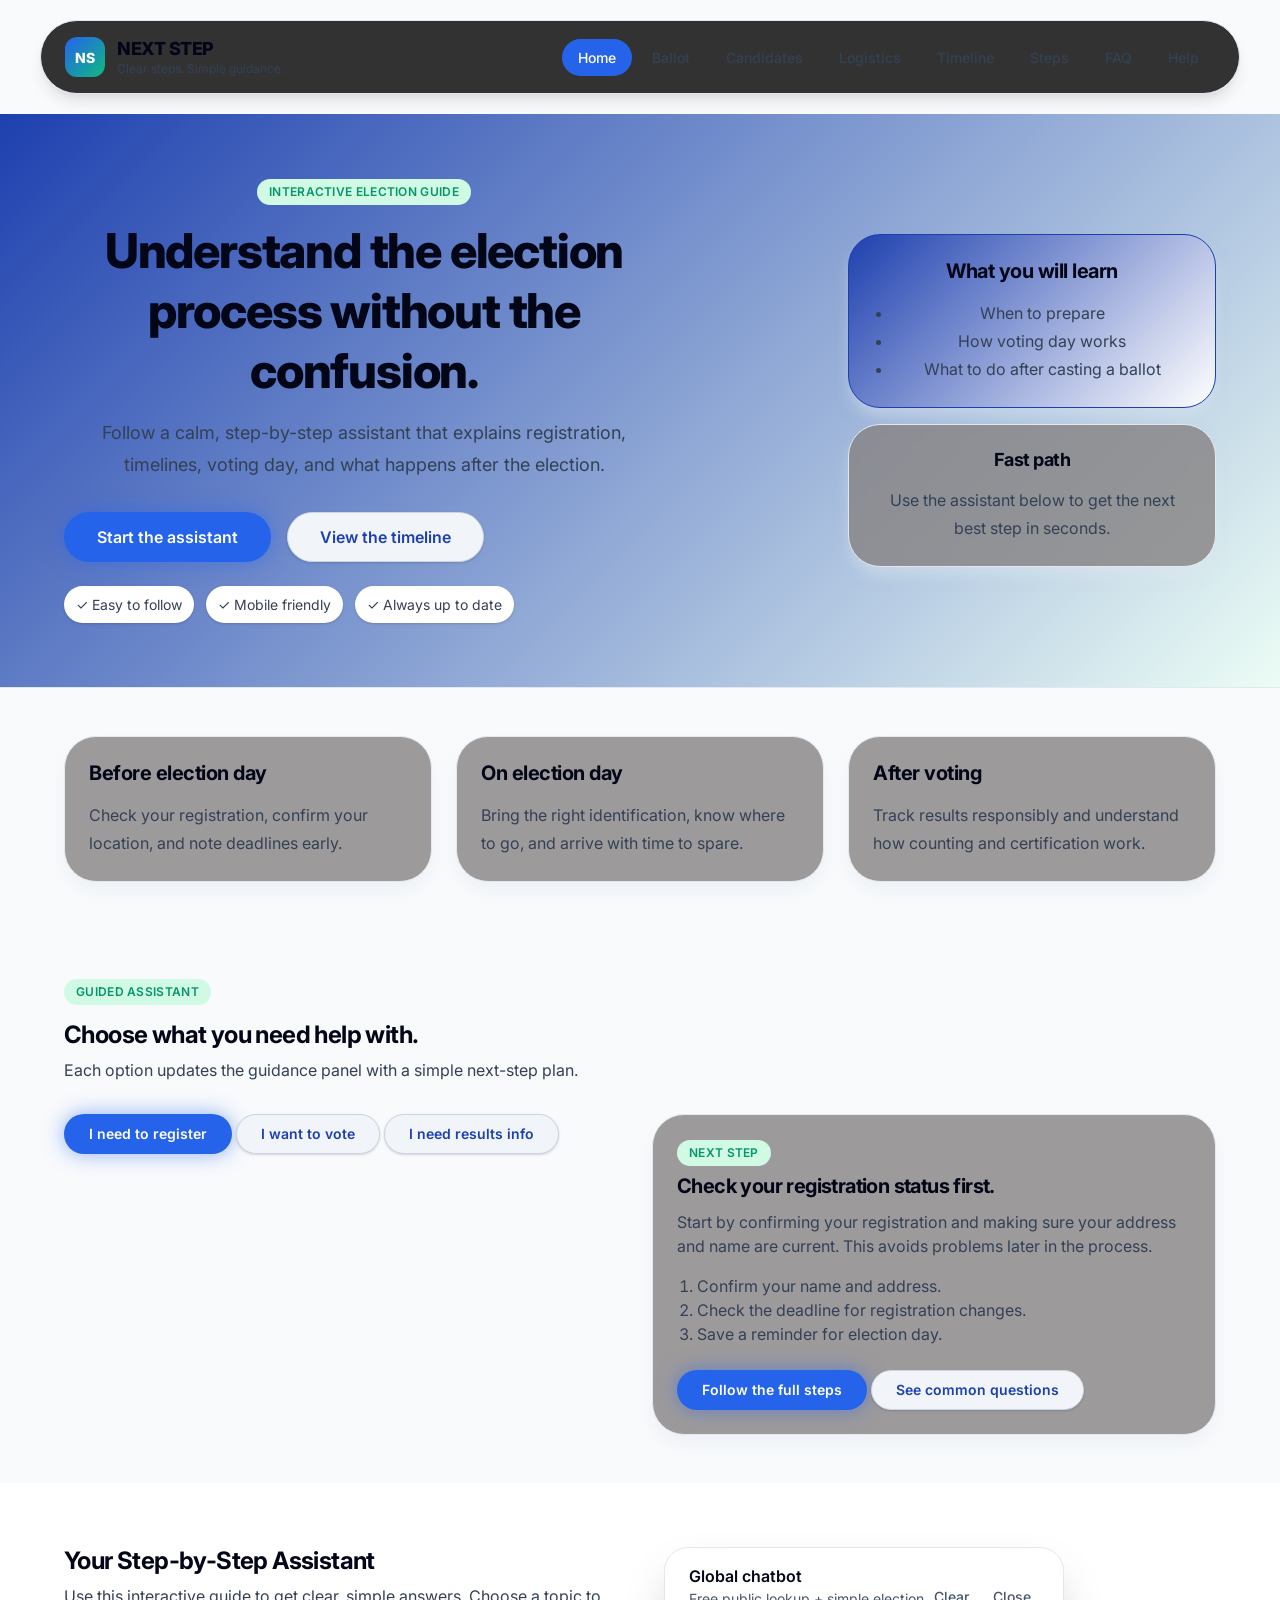
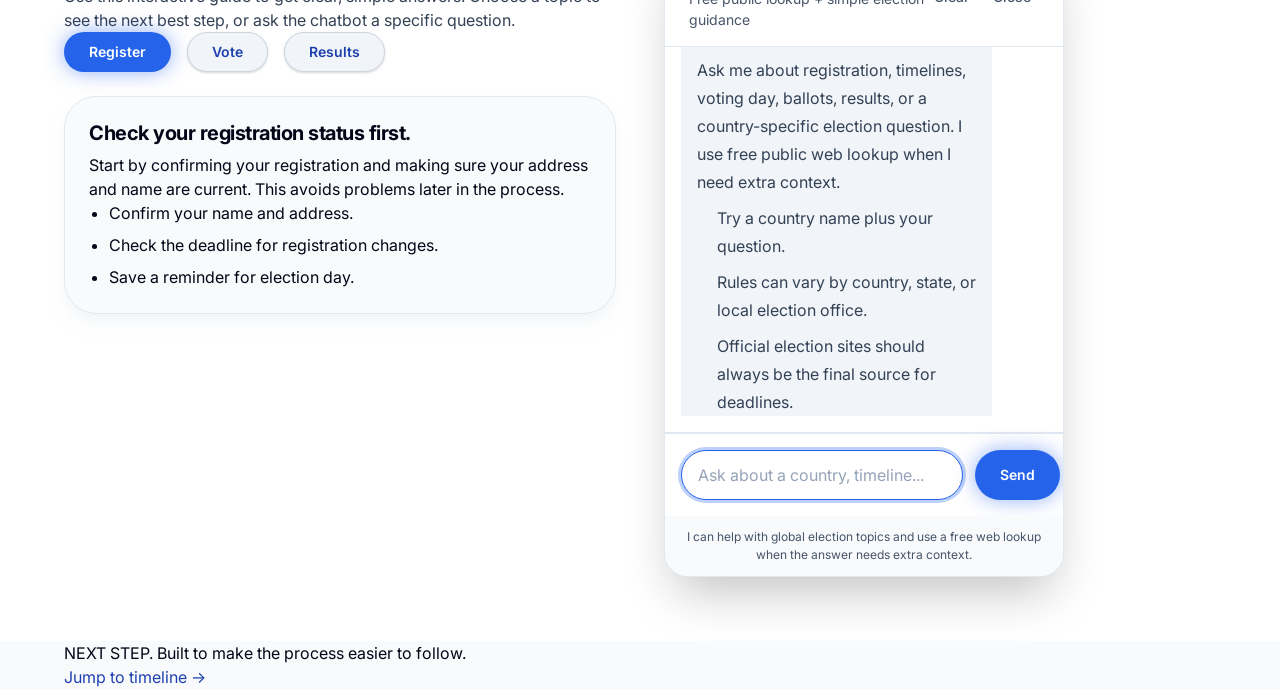
<file: index.html>
<!DOCTYPE html>
<html lang="en" dir="ltr">
  <head>
    <meta charset="UTF-8" />
    <meta name="viewport" content="width=device-width, initial-scale=1.0, viewport-fit=cover" />
    <meta http-equiv="X-UA-Compatible" content="IE=edge" />
    
    <!-- Primary Meta Tags -->
    <title>NEXT STEP - Interactive Election Guide | Clear Steps, Simple Guidance</title>
    <meta name="title" content="NEXT STEP - Interactive Election Guide" />
    <meta name="description" content="A clean, interactive guide that helps users understand election timelines, voting steps, and common questions. Follow a calm, step-by-step assistant for registration, timelines, voting day, and post-election information." />
    <meta name="keywords" content="election guide, voting, registration, ballot, candidates, election timeline, voting steps, election FAQ" />
    <meta name="author" content="NEXT STEP" />
    <meta name="robots" content="index, follow, max-image-preview:large, max-snippet:-1, max-video-preview:-1" />
    <meta name="theme-color" content="#2563eb" />
    <meta name="color-scheme" content="light dark" />
    <link rel="canonical" href="https://nextstep-elections.org/index.html" />
    
    <!-- Open Graph / Facebook -->
    <meta property="og:type" content="website" />
    <meta property="og:url" content="https://nextstep-elections.org/index.html" />
    <meta property="og:title" content="NEXT STEP - Interactive Election Guide" />
    <meta property="og:description" content="A clean, interactive guide that helps users understand election timelines, voting steps, and common questions." />
    <meta property="og:image" content="https://nextstep-elections.org/og-image.png" />
    <meta property="og:image:width" content="1200" />
    <meta property="og:image:height" content="630" />
    <meta property="og:locale" content="en_US" />
    <meta property="og:site_name" content="NEXT STEP" />
    
    <!-- Twitter -->
    <meta property="twitter:card" content="summary_large_image" />
    <meta property="twitter:url" content="https://nextstep-elections.org/index.html" />
    <meta property="twitter:title" content="NEXT STEP - Interactive Election Guide" />
    <meta property="twitter:description" content="A clean, interactive guide that helps users understand election timelines, voting steps, and common questions." />
    <meta property="twitter:image" content="https://nextstep-elections.org/og-image.png" />
    
    <!-- Preconnect for Performance -->
    <link rel="preconnect" href="https://fonts.googleapis.com" />
    <link rel="preconnect" href="https://fonts.gstatic.com" crossorigin />
    <link rel="dns-prefetch" href="https://www.google-analytics.com" />
    
    <!-- Google Fonts -->
    <link href="https://fonts.googleapis.com/css2?family=Inter:wght@400;500;600;700;800&display=swap" rel="stylesheet" />
    
    <!-- PWA Manifest -->
    <link rel="manifest" href="manifest.json" />
    <link rel="apple-touch-icon" href="icons/icon-192x192.png" />
    <meta name="apple-mobile-web-app-capable" content="yes" />
    <meta name="apple-mobile-web-app-status-bar-style" content="default" />
    <meta name="apple-mobile-web-app-title" content="NEXT STEP" />
    
    <!-- Stylesheets -->
    <link rel="stylesheet" href="styles.css" />
    
    <!-- Structured Data (JSON-LD) -->
    <script type="application/ld+json">
    {
      "@context": "https://schema.org",
      "@type": "WebApplication",
      "name": "NEXT STEP - Election Guide",
      "description": "An interactive election guide that helps users understand election timelines, voting steps, and common questions.",
      "url": "https://nextstep-elections.org",
      "applicationCategory": "EducationalApplication",
      "operatingSystem": "Any",
      "offers": {
        "@type": "Offer",
        "price": "0",
        "priceCurrency": "USD"
      },
      "author": {
        "@type": "Organization",
        "name": "NEXT STEP"
      },
      "featureList": [
        "Election timeline visualization",
        "Step-by-step voting guide",
        "Ballot builder",
        "Candidate comparison",
        "FAQ and help resources"
      ]
    }
    </script>
    <script type="application/ld+json">
    {
      "@context": "https://schema.org",
      "@type": "FAQPage",
      "mainEntity": [
        {
          "@type": "Question",
          "name": "How do I know if I am registered?",
          "acceptedAnswer": {
            "@type": "Answer",
            "text": "Check your registration status with the official election office for your area."
          }
        },
        {
          "@type": "Question",
          "name": "What should I bring on election day?",
          "acceptedAnswer": {
            "@type": "Answer",
            "text": "Bring any required identification, your notes, and enough time to complete the process calmly."
          }
        },
        {
          "@type": "Question",
          "name": "What happens after I vote?",
          "acceptedAnswer": {
            "@type": "Answer",
            "text": "Ballots are counted, results are reported, and then official certification follows after the process is complete."
          }
        }
      ]
    }
    </script>
    
    <!-- Defer JavaScript for Performance -->
    <script defer src="script.js"></script>
  </head>
  <body data-page="home">
    <!-- Skip Navigation Link for Accessibility -->
    <a class="skip-link" href="#main-content">Skip to main content</a>
    
    <header class="site-header" role="banner">
      <div class="container">
        <div class="header-inner">
          <a class="brand" href="index.html" aria-label="NEXT STEP home">
            <span class="brand-logo" aria-hidden="true">NS</span>
            <span class="brand-text">
              <span class="brand-name">NEXT STEP</span>
              <span class="brand-tagline">Clear steps. Simple guidance.</span>
            </span>
          </a>
          <button class="menu-toggle" type="button" aria-expanded="false" aria-controls="site-nav" aria-label="Toggle navigation menu">
            <svg width="24" height="24" viewBox="0 0 24 24" fill="none" stroke="currentColor" stroke-width="2" stroke-linecap="round" stroke-linejoin="round" aria-hidden="true">
              <line x1="3" y1="6" x2="21" y2="6"></line>
              <line x1="3" y1="12" x2="21" y2="12"></line>
              <line x1="3" y1="18" x2="21" y2="18"></line>
            </svg>
          </button>
          <nav id="site-nav" class="site-nav" aria-label="Primary navigation">
            <a class="nav-link active" href="index.html" aria-current="page">Home</a>
            <a class="nav-link" href="ballot.html">Ballot</a>
            <a class="nav-link" href="candidates.html">Candidates</a>
            <a class="nav-link" href="logistics.html">Logistics</a>
            <a class="nav-link" href="timeline.html">Timeline</a>
            <a class="nav-link" href="steps.html">Steps</a>
            <a class="nav-link" href="faq.html">FAQ</a>
            <a class="nav-link" href="help.html">Help</a>
          </nav>
        </div>
      </div>
    </header>

    <main id="main-content" role="main">
      <section class="hero" aria-labelledby="hero-heading">
        <div class="container">
          <div class="hero-inner">
            <div class="hero-content">
              <span class="eyebrow">Interactive election guide</span>
              <h1 id="hero-heading" class="hero-title">Understand the election process without the confusion.</h1>
              <p class="hero-description">
                Follow a calm, step-by-step assistant that explains registration,
                timelines, voting day, and what happens after the election.
              </p>
              <div class="hero-actions">
                <a class="btn btn--primary btn--lg" href="#assistant">Start the assistant</a>
                <a class="btn btn--secondary btn--lg" href="timeline.html">View the timeline</a>
              </div>
              <div class="hero-features" aria-label="Key benefits">
                <span class="hero-feature">✓ Easy to follow</span>
                <span class="hero-feature">✓ Mobile friendly</span>
                <span class="hero-feature">✓ Always up to date</span>
              </div>
            </div>
            <div class="hero-panel" aria-label="Quick overview">
              <div class="card card--accent">
                <div class="card-header">
                  <h2 class="card-title">What you will learn</h2>
                </div>
                <div class="card-body">
                  <ul style="padding-left: 1.25rem; list-style: disc;">
                    <li>When to prepare</li>
                    <li>How voting day works</li>
                    <li>What to do after casting a ballot</li>
                  </ul>
                </div>
              </div>
              <div class="card">
                <div class="card-header">
                  <h3 class="card-title" style="font-size: 1.125rem;">Fast path</h3>
                </div>
                <div class="card-body">
                  <p>Use the assistant below to get the next best step in seconds.</p>
                </div>
              </div>
            </div>
          </div>
        </div>
      </section>

      <section class="section" aria-labelledby="info-heading">
        <div class="container">
          <h2 id="info-heading" class="sr-only">Election Information</h2>
          <div class="grid grid--3">
            <article class="card">
              <div class="card-header">
                <h2 class="card-title">Before election day</h2>
              </div>
              <div class="card-body">
                <p>Check your registration, confirm your location, and note deadlines early.</p>
              </div>
            </article>
            <article class="card">
              <div class="card-header">
                <h2 class="card-title">On election day</h2>
              </div>
              <div class="card-body">
                <p>Bring the right identification, know where to go, and arrive with time to spare.</p>
              </div>
            </article>
            <article class="card">
              <div class="card-header">
                <h2 class="card-title">After voting</h2>
              </div>
              <div class="card-body">
                <p>Track results responsibly and understand how counting and certification work.</p>
              </div>
            </article>
          </div>
        </div>
      </section>

      <section class="section" id="assistant" aria-labelledby="assistant-heading" style="background: var(--bg-secondary);">
        <div class="container">
          <div class="section-header">
            <span class="eyebrow">Guided assistant</span>
            <h2 id="assistant-heading" class="section-title">Choose what you need help with.</h2>
            <p class="section-description">Each option updates the guidance panel with a simple next-step plan.</p>
          </div>

          <div class="grid grid--2">
            <div class="assistant-options" role="tablist" aria-label="Assistant topics">
              <button class="btn btn--secondary" type="button" data-assistant-topic="register" role="tab" aria-selected="true" aria-controls="assistant-panel" style="justify-content: flex-start; text-align: left;">
                I need to register
              </button>
              <button class="btn btn--secondary" type="button" data-assistant-topic="vote" role="tab" aria-selected="false" aria-controls="assistant-panel" style="justify-content: flex-start; text-align: left;">
                I want to vote
              </button>
              <button class="btn btn--secondary" type="button" data-assistant-topic="results" role="tab" aria-selected="false" aria-controls="assistant-panel" style="justify-content: flex-start; text-align: left;">
                I need results info
              </button>
            </div>

            <div class="card" id="assistant-panel" role="tabpanel" aria-live="polite">
              <p class="eyebrow" style="margin-bottom: 0.5rem;">Next step</p>
              <h3 data-answer-title style="font-size: 1.25rem; font-weight: 700; margin-bottom: 0.75rem;">Check your registration status first.</h3>
              <p data-answer-copy style="color: var(--text-secondary); margin-bottom: 1rem;">
                Start by confirming you are registered and that your details are
                current. If something changed, update it before deadlines close.
              </p>
              <ol data-answer-list style="padding-left: 1.25rem; list-style: decimal; color: var(--text-secondary); margin-bottom: 1.5rem;">
                <li>Confirm your name and address.</li>
                <li>Check the deadline for registration changes.</li>
                <li>Save a reminder for election day.</li>
              </ol>
              <div class="flex gap-3" style="flex-wrap: wrap;">
                <a class="btn btn--primary" href="steps.html">Follow the full steps</a>
                <a class="btn btn--secondary" href="faq.html">See common questions</a>
              </div>
            </div>
          </div>
        </div>
      </section>

      <section id="assistant" class="section assistant-section" aria-labelledby="assistant-heading">
        <div class="container">
          <div class="assistant-wrapper">
            <div class="assistant-content">
              <h2 id="assistant-heading" class="section-title">Your Step-by-Step Assistant</h2>
              <p class="section-description">
                Use this interactive guide to get clear, simple answers. Choose a topic to see the next best step, or ask the chatbot a specific question.
              </p>
              <div class="assistant-topics" role="tablist" aria-labelledby="assistant-heading">
                <button role="tab" class="btn btn--secondary" data-assistant-topic="register" aria-selected="true">Register</button>
                <button role="tab" class="btn btn--secondary" data-assistant-topic="vote">Vote</button>
                <button role="tab" class="btn btn--secondary" data-assistant-topic="results">Results</button>
              </div>
              <div class="assistant-answer card" role="tabpanel">
                <h3 class="card-title" data-answer-title>Check your registration status first.</h3>
                <p data-answer-copy>Start by confirming your registration and making sure your address and name are current. This avoids problems later in the process.</p>
                <ul data-answer-list>
                  <li>Confirm your name and address.</li>
                  <li>Check the deadline for registration changes.</li>
                  <li>Save a reminder for election day.</li>
                </ul>
              </div>
            </div>
            <div class="assistant-chatbot">
              </div>
          </div>
        </div>
      </section>
    </main>

    <footer class="site-footer" role="contentinfo">
      <div class="container">
        <div class="footer-inner">
          <p class="footer-text">NEXT STEP. Built to make the process easier to follow.</p>
          <a class="footer-link" href="timeline.html">Jump to timeline →</a>
        </div>
      </div>
    </footer>
  </body>
</html>
</file>
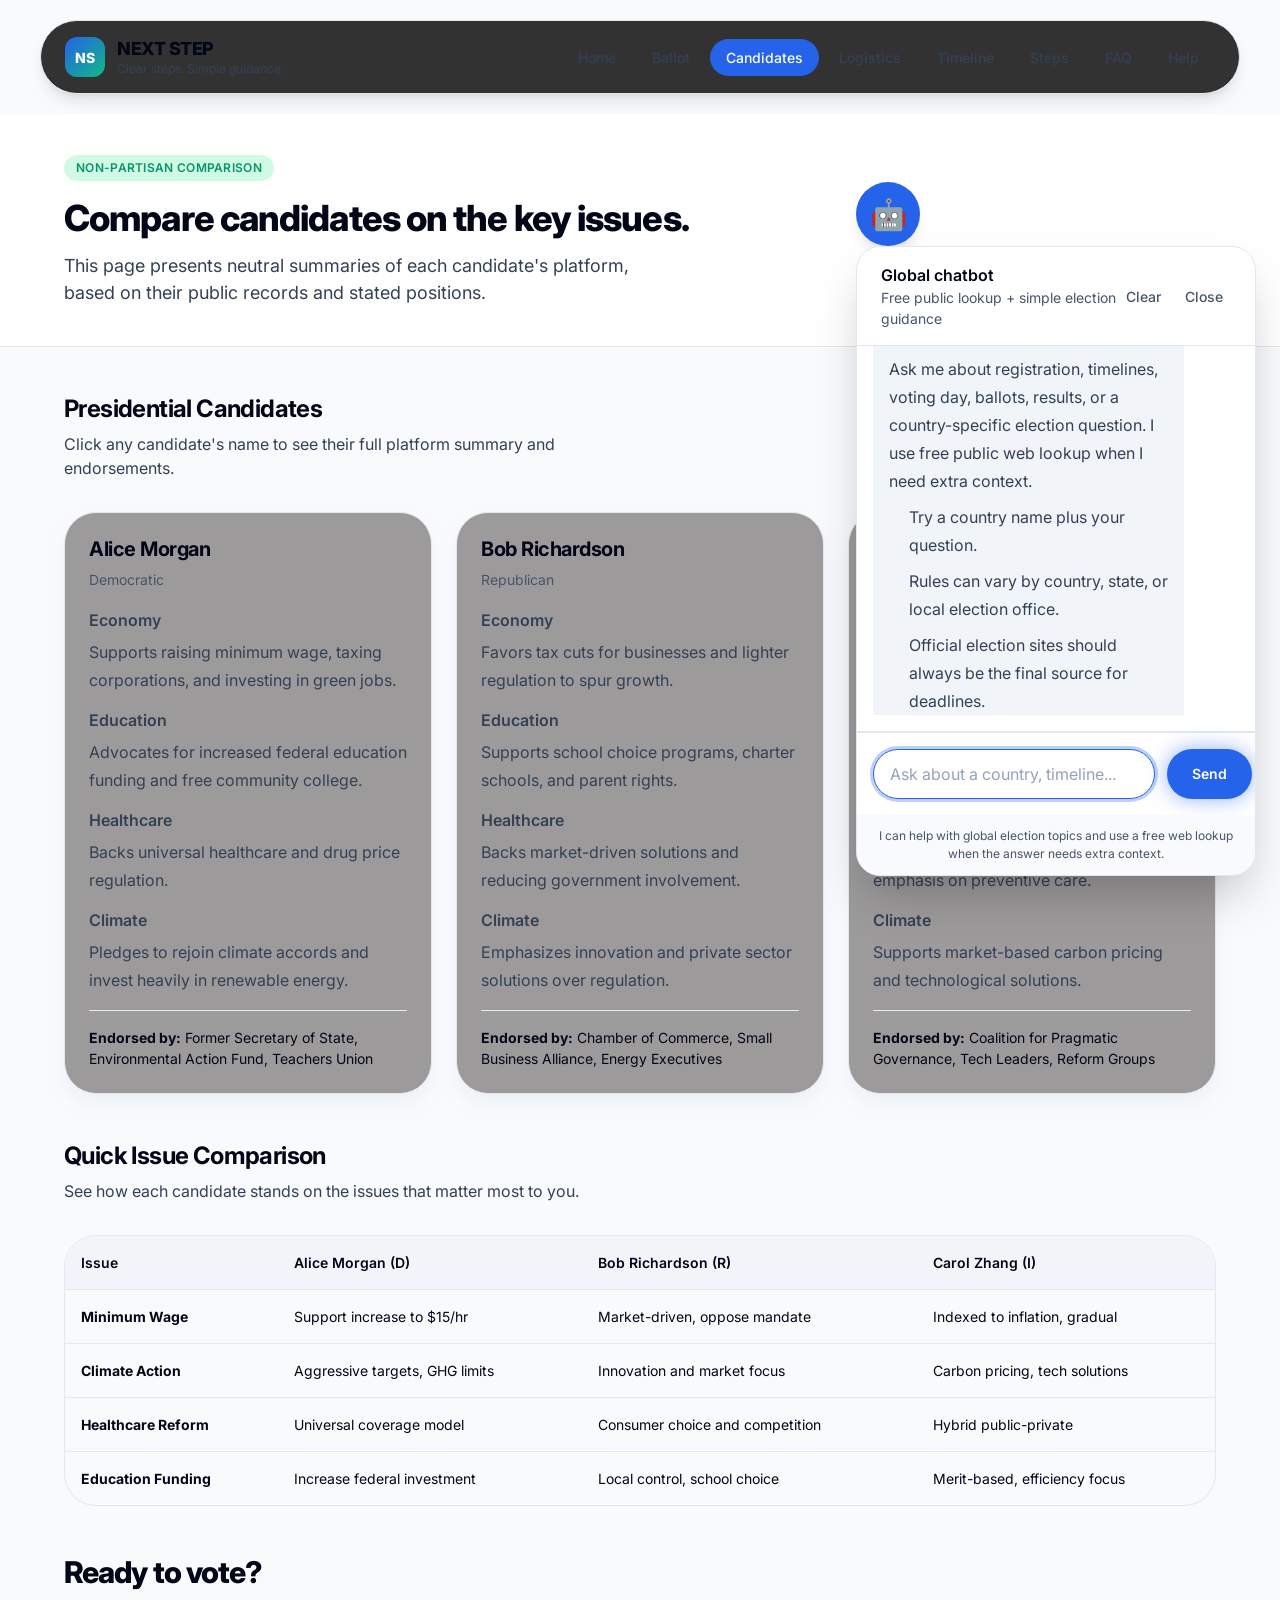
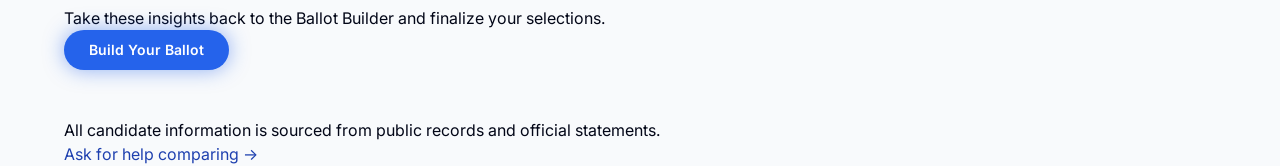
<file: candidates.html>
<!DOCTYPE html>
<html lang="en" dir="ltr">
  <head>
    <meta charset="UTF-8" />
    <meta name="viewport" content="width=device-width, initial-scale=1.0, viewport-fit=cover" />
    <meta http-equiv="X-UA-Compatible" content="IE=edge" />
    <title>Candidate Comparison | NEXT STEP - Election Guide</title>
    <meta name="description" content="Side-by-side candidate comparison matrix with platform summaries and endorsements. Compare candidates on key issues like economy, education, healthcare, and climate." />
    <meta name="theme-color" content="#2563eb" />
    <link rel="canonical" href="https://nextstep-elections.org/candidates.html" />
    <meta property="og:type" content="website" />
    <meta property="og:url" content="https://nextstep-elections.org/candidates.html" />
    <meta property="og:title" content="Candidate Comparison | NEXT STEP" />
    <meta property="og:description" content="Side-by-side candidate comparison matrix with platform summaries and endorsements." />
    <meta property="og:image" content="https://nextstep-elections.org/og-image.png" />
    <meta property="twitter:card" content="summary_large_image" />
    <meta property="twitter:url" content="https://nextstep-elections.org/candidates.html" />
    <meta property="twitter:title" content="Candidate Comparison | NEXT STEP" />
    <meta property="twitter:description" content="Side-by-side candidate comparison matrix with platform summaries and endorsements." />
    <meta property="twitter:image" content="https://nextstep-elections.org/og-image.png" />
    <link rel="preconnect" href="https://fonts.googleapis.com" />
    <link rel="preconnect" href="https://fonts.gstatic.com" crossorigin />
    <link href="https://fonts.googleapis.com/css2?family=Inter:wght@400;500;600;700;800&display=swap" rel="stylesheet" />
    <link rel="manifest" href="manifest.json" />
    <link rel="apple-touch-icon" href="icons/icon-192x192.png" />
    <link rel="stylesheet" href="styles.css" />
    <script type="application/ld+json">{"@context":"https://schema.org","@type":"WebPage","name":"Candidate Comparison","description":"Side-by-side candidate comparison matrix with platform summaries and endorsements.","url":"https://nextstep-elections.org/candidates.html","isPartOf":{"@type":"WebApplication","name":"NEXT STEP - Election Guide"}}</script>
    <script defer src="script.js"></script>
  </head>
  <body data-page="candidates">
    <a class="skip-link" href="#main-content">Skip to main content</a>
    <header class="site-header" role="banner">
      <div class="container">
        <div class="header-inner">
          <a class="brand" href="index.html" aria-label="NEXT STEP home">
            <span class="brand-logo" aria-hidden="true">NS</span>
            <span class="brand-text">
              <span class="brand-name">NEXT STEP</span>
              <span class="brand-tagline">Clear steps. Simple guidance.</span>
            </span>
          </a>
          <button class="menu-toggle" type="button" aria-expanded="false" aria-controls="site-nav" aria-label="Toggle navigation menu">
            <svg width="24" height="24" viewBox="0 0 24 24" fill="none" stroke="currentColor" stroke-width="2" stroke-linecap="round" stroke-linejoin="round" aria-hidden="true"><line x1="3" y1="6" x2="21" y2="6"></line><line x1="3" y1="12" x2="21" y2="12"></line><line x1="3" y1="18" x2="21" y2="18"></line></svg>
          </button>
          <nav id="site-nav" class="site-nav" aria-label="Primary navigation">
            <a class="nav-link" href="index.html">Home</a>
            <a class="nav-link" href="ballot.html">Ballot</a>
            <a class="nav-link active" href="candidates.html" aria-current="page">Candidates</a>
            <a class="nav-link" href="logistics.html">Logistics</a>
            <a class="nav-link" href="timeline.html">Timeline</a>
            <a class="nav-link" href="steps.html">Steps</a>
            <a class="nav-link" href="faq.html">FAQ</a>
            <a class="nav-link" href="help.html">Help</a>
          </nav>
        </div>
      </div>
    </header>
    <main id="main-content" role="main">
      <section class="page-hero" aria-labelledby="candidates-heading">
        <div class="container">
          <span class="eyebrow">Non-partisan Comparison</span>
          <h1 id="candidates-heading" class="page-hero-title">Compare candidates on the key issues.</h1>
          <p class="page-hero-description">This page presents neutral summaries of each candidate's platform, based on their public records and stated positions.</p>
        </div>
      </section>
      <section class="section" aria-labelledby="presidential-heading">
        <div class="container">
          <div class="section-header">
            <h2 id="presidential-heading" class="section-title">Presidential Candidates</h2>
            <p class="section-description">Click any candidate's name to see their full platform summary and endorsements.</p>
          </div>
          <div class="grid grid--3">
            <article class="card" aria-labelledby="alice-heading">
              <div class="card-header">
                <h3 id="alice-heading" class="card-title">Alice Morgan</h3>
                <p class="card-subtitle">Democratic</p>
              </div>
              <div class="card-body">
                <dl style="display: grid; gap: 0.75rem;">
                  <div><dt style="font-weight: 600; margin-bottom: 0.25rem;">Economy</dt><dd style="color: var(--text-secondary); margin: 0;">Supports raising minimum wage, taxing corporations, and investing in green jobs.</dd></div>
                  <div><dt style="font-weight: 600; margin-bottom: 0.25rem;">Education</dt><dd style="color: var(--text-secondary); margin: 0;">Advocates for increased federal education funding and free community college.</dd></div>
                  <div><dt style="font-weight: 600; margin-bottom: 0.25rem;">Healthcare</dt><dd style="color: var(--text-secondary); margin: 0;">Backs universal healthcare and drug price regulation.</dd></div>
                  <div><dt style="font-weight: 600; margin-bottom: 0.25rem;">Climate</dt><dd style="color: var(--text-secondary); margin: 0;">Pledges to rejoin climate accords and invest heavily in renewable energy.</dd></div>
                </dl>
              </div>
              <div class="card-footer">
                <p style="font-size: var(--text-sm);"><strong>Endorsed by:</strong> Former Secretary of State, Environmental Action Fund, Teachers Union</p>
              </div>
            </article>
            <article class="card" aria-labelledby="bob-heading">
              <div class="card-header">
                <h3 id="bob-heading" class="card-title">Bob Richardson</h3>
                <p class="card-subtitle">Republican</p>
              </div>
              <div class="card-body">
                <dl style="display: grid; gap: 0.75rem;">
                  <div><dt style="font-weight: 600; margin-bottom: 0.25rem;">Economy</dt><dd style="color: var(--text-secondary); margin: 0;">Favors tax cuts for businesses and lighter regulation to spur growth.</dd></div>
                  <div><dt style="font-weight: 600; margin-bottom: 0.25rem;">Education</dt><dd style="color: var(--text-secondary); margin: 0;">Supports school choice programs, charter schools, and parent rights.</dd></div>
                  <div><dt style="font-weight: 600; margin-bottom: 0.25rem;">Healthcare</dt><dd style="color: var(--text-secondary); margin: 0;">Backs market-driven solutions and reducing government involvement.</dd></div>
                  <div><dt style="font-weight: 600; margin-bottom: 0.25rem;">Climate</dt><dd style="color: var(--text-secondary); margin: 0;">Emphasizes innovation and private sector solutions over regulation.</dd></div>
                </dl>
              </div>
              <div class="card-footer">
                <p style="font-size: var(--text-sm);"><strong>Endorsed by:</strong> Chamber of Commerce, Small Business Alliance, Energy Executives</p>
              </div>
            </article>
            <article class="card" aria-labelledby="carol-heading">
              <div class="card-header">
                <h3 id="carol-heading" class="card-title">Carol Zhang</h3>
                <p class="card-subtitle">Independent</p>
              </div>
              <div class="card-body">
                <dl style="display: grid; gap: 0.75rem;">
                  <div><dt style="font-weight: 600; margin-bottom: 0.25rem;">Economy</dt><dd style="color: var(--text-secondary); margin: 0;">Advocates balanced budget, closing tax loopholes, and rebuilding middle class.</dd></div>
                  <div><dt style="font-weight: 600; margin-bottom: 0.25rem;">Education</dt><dd style="color: var(--text-secondary); margin: 0;">Calls for merit-based teacher pay and modernized curriculum standards.</dd></div>
                  <div><dt style="font-weight: 600; margin-bottom: 0.25rem;">Healthcare</dt><dd style="color: var(--text-secondary); margin: 0;">Proposes public-private hybrid model and emphasis on preventive care.</dd></div>
                  <div><dt style="font-weight: 600; margin-bottom: 0.25rem;">Climate</dt><dd style="color: var(--text-secondary); margin: 0;">Supports market-based carbon pricing and technological solutions.</dd></div>
                </dl>
              </div>
              <div class="card-footer">
                <p style="font-size: var(--text-sm);"><strong>Endorsed by:</strong> Coalition for Pragmatic Governance, Tech Leaders, Reform Groups</p>
              </div>
            </article>
          </div>
        </div>
      </section>
      <section class="section" style="padding-top: 0;" aria-labelledby="matrix-heading">
        <div class="container">
          <div class="section-header">
            <h2 id="matrix-heading" class="section-title">Quick Issue Comparison</h2>
            <p class="section-description">See how each candidate stands on the issues that matter most to you.</p>
          </div>
          <div class="comparison-table-wrapper">
            <table class="comparison-table" aria-label="Candidate issue comparison table">
              <thead>
                <tr>
                  <th scope="col">Issue</th>
                  <th scope="col">Alice Morgan (D)</th>
                  <th scope="col">Bob Richardson (R)</th>
                  <th scope="col">Carol Zhang (I)</th>
                </tr>
              </thead>
              <tbody>
                <tr><td><strong>Minimum Wage</strong></td><td>Support increase to $15/hr</td><td>Market-driven, oppose mandate</td><td>Indexed to inflation, gradual</td></tr>
                <tr><td><strong>Climate Action</strong></td><td>Aggressive targets, GHG limits</td><td>Innovation and market focus</td><td>Carbon pricing, tech solutions</td></tr>
                <tr><td><strong>Healthcare Reform</strong></td><td>Universal coverage model</td><td>Consumer choice and competition</td><td>Hybrid public-private</td></tr>
                <tr><td><strong>Education Funding</strong></td><td>Increase federal investment</td><td>Local control, school choice</td><td>Merit-based, efficiency focus</td></tr>
              </tbody>
            </table>
          </div>
        </div>
      </section>
      <section class="section" style="padding-top: 0;">
        <div class="container">
          <div class="note-banner">
            <div class="note-banner-content">
              <h2 class="note-banner-title">Ready to vote?</h2>
              <p class="note-banner-description">Take these insights back to the Ballot Builder and finalize your selections.</p>
            </div>
            <a class="btn btn--primary" href="ballot.html">Build Your Ballot</a>
          </div>
        </div>
      </section>
    </main>
    <footer class="site-footer" role="contentinfo">
      <div class="container">
        <div class="footer-inner">
          <p class="footer-text">All candidate information is sourced from public records and official statements.</p>
          <a class="footer-link" href="help.html">Ask for help comparing →</a>
        </div>
      </div>
    </footer>
  </body>
</html>
</file>
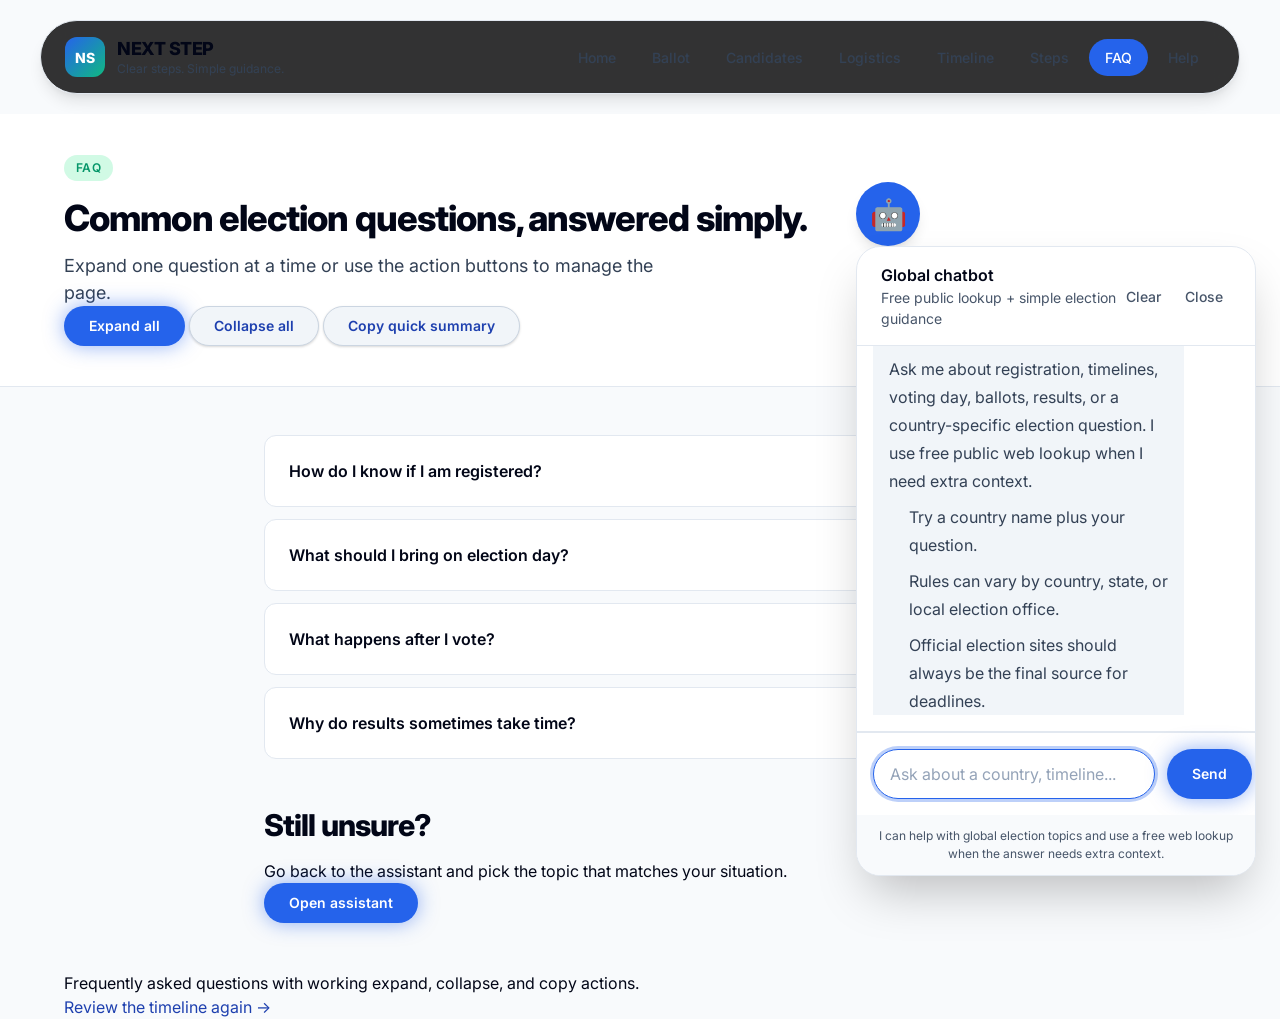
<file: faq.html>
<!DOCTYPE html>
<html lang="en" dir="ltr">
  <head>
    <meta charset="UTF-8" />
    <meta name="viewport" content="width=device-width, initial-scale=1.0, viewport-fit=cover" />
    <meta http-equiv="X-UA-Compatible" content="IE=edge" />
    <title>Election FAQ | NEXT STEP - Election Guide</title>
    <meta name="description" content="A short FAQ for common election-process questions, with expandable answers and helpful actions. Get quick answers about registration, voting, and results." />
    <meta name="theme-color" content="#2563eb" />
    <link rel="canonical" href="https://nextstep-elections.org/faq.html" />
    <meta property="og:type" content="website" />
    <meta property="og:url" content="https://nextstep-elections.org/faq.html" />
    <meta property="og:title" content="Election FAQ | NEXT STEP" />
    <meta property="og:description" content="A short FAQ for common election-process questions, with expandable answers and helpful actions." />
    <meta property="og:image" content="https://nextstep-elections.org/og-image.png" />
    <meta property="twitter:card" content="summary_large_image" />
    <meta property="twitter:url" content="https://nextstep-elections.org/faq.html" />
    <meta property="twitter:title" content="Election FAQ | NEXT STEP" />
    <meta property="twitter:description" content="A short FAQ for common election-process questions, with expandable answers and helpful actions." />
    <meta property="twitter:image" content="https://nextstep-elections.org/og-image.png" />
    <link rel="preconnect" href="https://fonts.googleapis.com" />
    <link rel="preconnect" href="https://fonts.gstatic.com" crossorigin />
    <link href="https://fonts.googleapis.com/css2?family=Inter:wght@400;500;600;700;800&display=swap" rel="stylesheet" />
    <link rel="manifest" href="manifest.json" />
    <link rel="apple-touch-icon" href="icons/icon-192x192.png" />
    <link rel="stylesheet" href="styles.css" />
    <script type="application/ld+json">{"@context":"https://schema.org","@type":"FAQPage","name":"Election FAQ","description":"A short FAQ for common election-process questions.","url":"https://nextstep-elections.org/faq.html","mainEntity":[{"@type":"Question","name":"How do I know if I am registered?","acceptedAnswer":{"@type":"Answer","text":"Check your registration status with the official election office for your area."}},{"@type":"Question","name":"What should I bring on election day?","acceptedAnswer":{"@type":"Answer","text":"Bring any required identification, your notes, and enough time to complete the process calmly."}},{"@type":"Question","name":"What happens after I vote?","acceptedAnswer":{"@type":"Answer","text":"Ballots are counted, results are reported, and then official certification follows after the process is complete."}},{"@type":"Question","name":"Why do results sometimes take time?","acceptedAnswer":{"@type":"Answer","text":"Some ballots need to be verified or counted later, so official results can arrive after election night."}}],"isPartOf":{"@type":"WebApplication","name":"NEXT STEP - Election Guide"}}</script>
    <script defer src="script.js"></script>
  </head>
  <body data-page="faq">
    <a class="skip-link" href="#main-content">Skip to main content</a>
    <header class="site-header" role="banner">
      <div class="container">
        <div class="header-inner">
          <a class="brand" href="index.html" aria-label="NEXT STEP home">
            <span class="brand-logo" aria-hidden="true">NS</span>
            <span class="brand-text">
              <span class="brand-name">NEXT STEP</span>
              <span class="brand-tagline">Clear steps. Simple guidance.</span>
            </span>
          </a>
          <button class="menu-toggle" type="button" aria-expanded="false" aria-controls="site-nav" aria-label="Toggle navigation menu">
            <svg width="24" height="24" viewBox="0 0 24 24" fill="none" stroke="currentColor" stroke-width="2" stroke-linecap="round" stroke-linejoin="round" aria-hidden="true"><line x1="3" y1="6" x2="21" y2="6"></line><line x1="3" y1="12" x2="21" y2="12"></line><line x1="3" y1="18" x2="21" y2="18"></line></svg>
          </button>
          <nav id="site-nav" class="site-nav" aria-label="Primary navigation">
            <a class="nav-link" href="index.html">Home</a>
            <a class="nav-link" href="ballot.html">Ballot</a>
            <a class="nav-link" href="candidates.html">Candidates</a>
            <a class="nav-link" href="logistics.html">Logistics</a>
            <a class="nav-link" href="timeline.html">Timeline</a>
            <a class="nav-link" href="steps.html">Steps</a>
            <a class="nav-link active" href="faq.html" aria-current="page">FAQ</a>
            <a class="nav-link" href="help.html">Help</a>
          </nav>
        </div>
      </div>
    </header>
    <main id="main-content" role="main">
      <section class="page-hero" aria-labelledby="faq-heading">
        <div class="container">
          <span class="eyebrow">FAQ</span>
          <h1 id="faq-heading" class="page-hero-title">Common election questions, answered simply.</h1>
          <p class="page-hero-description">Expand one question at a time or use the action buttons to manage the page.</p>
          <div class="flex gap-3 mt-6" style="flex-wrap: wrap;">
            <button class="btn btn--primary" type="button" data-accordion-action="expand-all" aria-label="Expand all FAQ answers">Expand all</button>
            <button class="btn btn--secondary" type="button" data-accordion-action="collapse-all" aria-label="Collapse all FAQ answers">Collapse all</button>
            <button class="btn btn--secondary" type="button" data-accordion-action="copy-faq" aria-label="Copy FAQ summary to clipboard">Copy quick summary</button>
          </div>
        </div>
      </section>
      <section class="section" aria-labelledby="questions-heading">
        <div class="container container--narrow">
          <h2 id="questions-heading" class="sr-only">Frequently Asked Questions</h2>
          <div class="faq-list">
            <article class="faq-item">
              <button class="faq-question" type="button" aria-expanded="false" aria-controls="faq-1">How do I know if I am registered?</button>
              <div class="faq-answer" id="faq-1" hidden><p>Check your registration status with the official election office for your area.</p></div>
            </article>
            <article class="faq-item">
              <button class="faq-question" type="button" aria-expanded="false" aria-controls="faq-2">What should I bring on election day?</button>
              <div class="faq-answer" id="faq-2" hidden><p>Bring any required identification, your notes, and enough time to complete the process calmly.</p></div>
            </article>
            <article class="faq-item">
              <button class="faq-question" type="button" aria-expanded="false" aria-controls="faq-3">What happens after I vote?</button>
              <div class="faq-answer" id="faq-3" hidden><p>Ballots are counted, results are reported, and then official certification follows after the process is complete.</p></div>
            </article>
            <article class="faq-item">
              <button class="faq-question" type="button" aria-expanded="false" aria-controls="faq-4">Why do results sometimes take time?</button>
              <div class="faq-answer" id="faq-4" hidden><p>Some ballots need to be verified or counted later, so official results can arrive after election night.</p></div>
            </article>
          </div>
        </div>
      </section>
      <section class="section" style="padding-top: 0;">
        <div class="container container--narrow">
          <div class="note-banner">
            <div class="note-banner-content">
              <h2 class="note-banner-title">Still unsure?</h2>
              <p class="note-banner-description">Go back to the assistant and pick the topic that matches your situation.</p>
            </div>
            <a class="btn btn--primary" href="index.html#assistant">Open assistant</a>
          </div>
        </div>
      </section>
    </main>
    <footer class="site-footer" role="contentinfo">
      <div class="container">
        <div class="footer-inner">
          <p class="footer-text">Frequently asked questions with working expand, collapse, and copy actions.</p>
          <a class="footer-link" href="timeline.html">Review the timeline again →</a>
        </div>
      </div>
    </footer>
  </body>
</html>
</file>
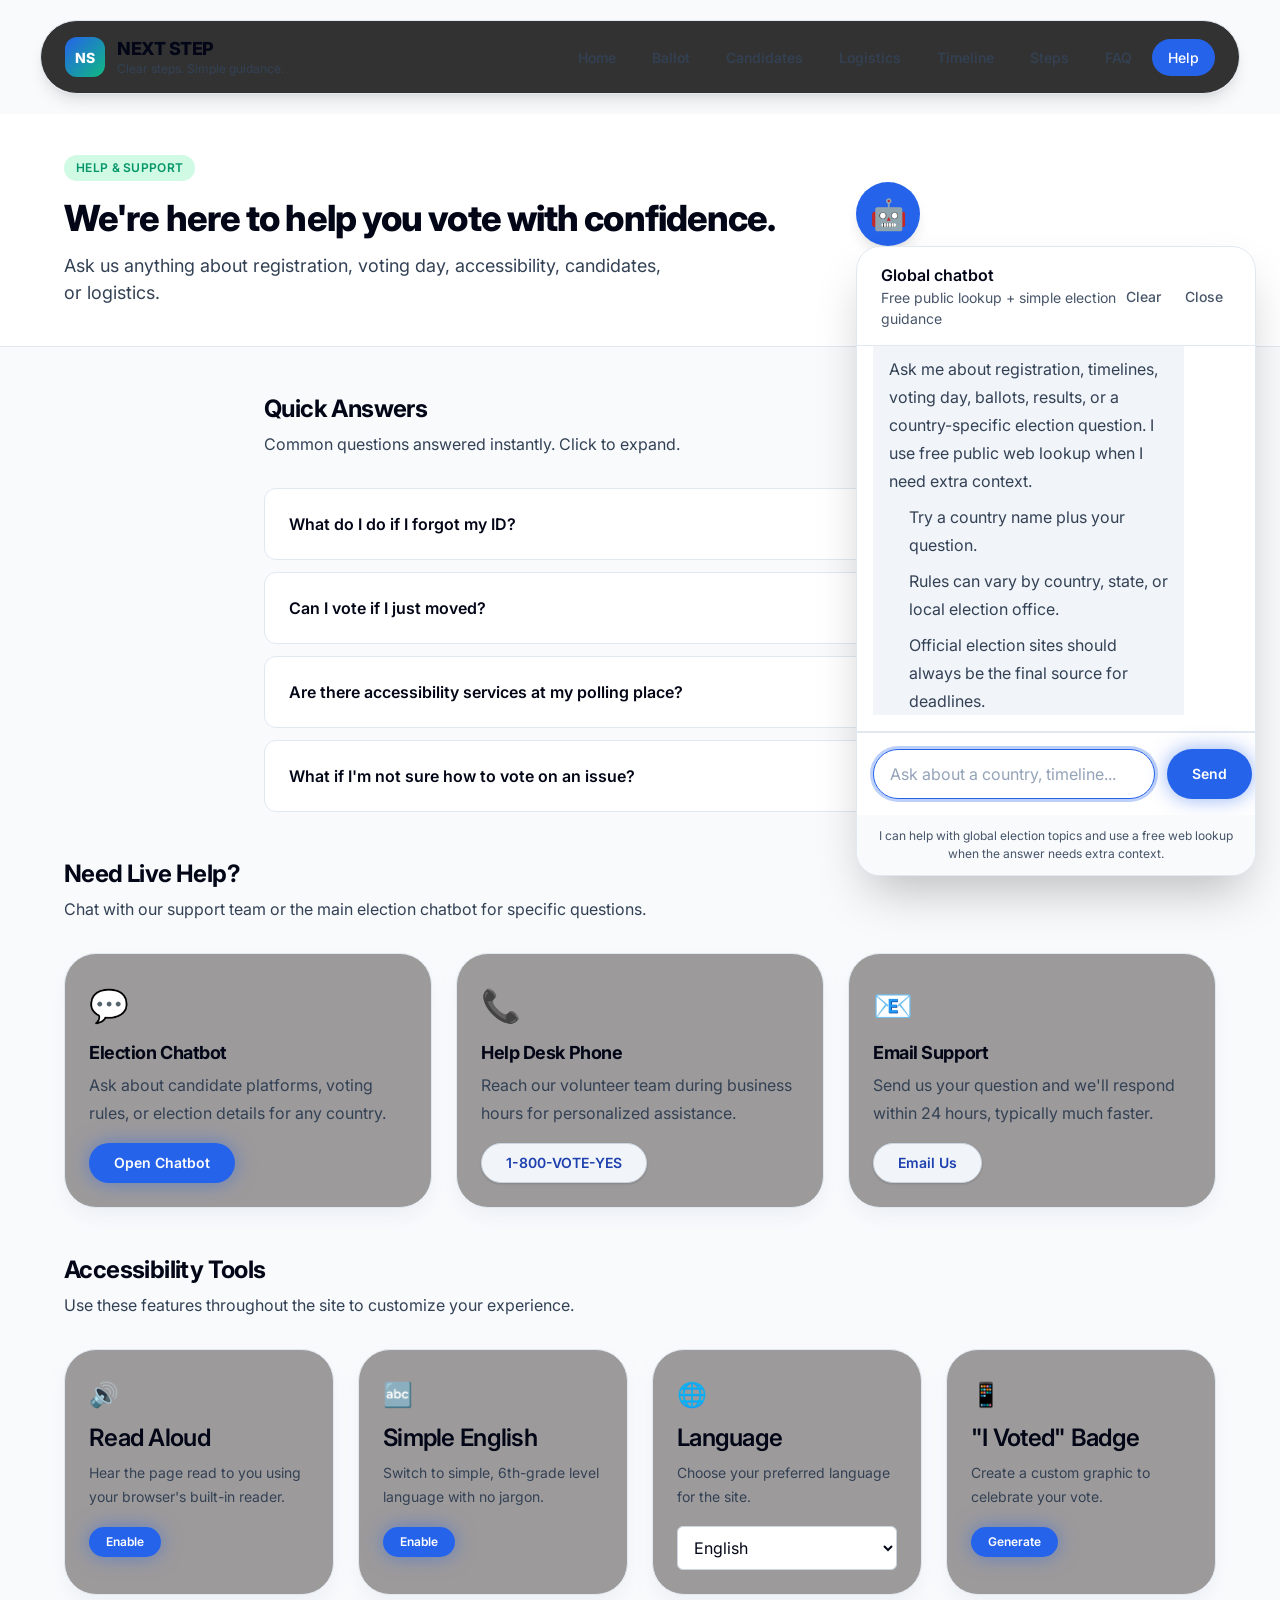
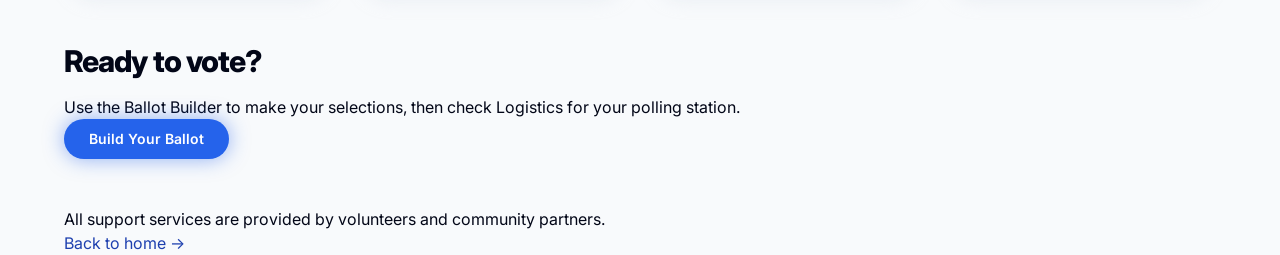
<file: help.html>
<!DOCTYPE html>
<html lang="en" dir="ltr">
  <head>
    <meta charset="UTF-8" />
    <meta name="viewport" content="width=device-width, initial-scale=1.0, viewport-fit=cover" />
    <meta http-equiv="X-UA-Compatible" content="IE=edge" />
    <title>Help & Support | NEXT STEP - Election Guide</title>
    <meta name="description" content="Live support chat, help desk, and AI-powered answers to your election questions. Get assistance with registration, voting, accessibility, and more." />
    <meta name="theme-color" content="#2563eb" />
    <link rel="canonical" href="https://nextstep-elections.org/help.html" />
    <meta property="og:type" content="website" />
    <meta property="og:url" content="https://nextstep-elections.org/help.html" />
    <meta property="og:title" content="Help & Support | NEXT STEP" />
    <meta property="og:description" content="Live support chat, help desk, and AI-powered answers to your election questions." />
    <meta property="og:image" content="https://nextstep-elections.org/og-image.png" />
    <meta property="twitter:card" content="summary_large_image" />
    <meta property="twitter:url" content="https://nextstep-elections.org/help.html" />
    <meta property="twitter:title" content="Help & Support | NEXT STEP" />
    <meta property="twitter:description" content="Live support chat, help desk, and AI-powered answers to your election questions." />
    <meta property="twitter:image" content="https://nextstep-elections.org/og-image.png" />
    <link rel="preconnect" href="https://fonts.googleapis.com" />
    <link rel="preconnect" href="https://fonts.gstatic.com" crossorigin />
    <link href="https://fonts.googleapis.com/css2?family=Inter:wght@400;500;600;700;800&display=swap" rel="stylesheet" />
    <link rel="manifest" href="manifest.json" />
    <link rel="apple-touch-icon" href="icons/icon-192x192.png" />
    <link rel="stylesheet" href="styles.css" />
    <script type="application/ld+json">{"@context":"https://schema.org","@type":"WebPage","name":"Help & Support","description":"Live support chat, help desk, and AI-powered answers to your election questions.","url":"https://nextstep-elections.org/help.html","isPartOf":{"@type":"WebApplication","name":"NEXT STEP - Election Guide"}}</script>
    <script defer src="script.js"></script>
  </head>
  <body data-page="help">
    <a class="skip-link" href="#main-content">Skip to main content</a>
    <header class="site-header" role="banner">
      <div class="container">
        <div class="header-inner">
          <a class="brand" href="index.html" aria-label="NEXT STEP home">
            <span class="brand-logo" aria-hidden="true">NS</span>
            <span class="brand-text">
              <span class="brand-name">NEXT STEP</span>
              <span class="brand-tagline">Clear steps. Simple guidance.</span>
            </span>
          </a>
          <button class="menu-toggle" type="button" aria-expanded="false" aria-controls="site-nav" aria-label="Toggle navigation menu">
            <svg width="24" height="24" viewBox="0 0 24 24" fill="none" stroke="currentColor" stroke-width="2" stroke-linecap="round" stroke-linejoin="round" aria-hidden="true"><line x1="3" y1="6" x2="21" y2="6"></line><line x1="3" y1="12" x2="21" y2="12"></line><line x1="3" y1="18" x2="21" y2="18"></line></svg>
          </button>
          <nav id="site-nav" class="site-nav" aria-label="Primary navigation">
            <a class="nav-link" href="index.html">Home</a>
            <a class="nav-link" href="ballot.html">Ballot</a>
            <a class="nav-link" href="candidates.html">Candidates</a>
            <a class="nav-link" href="logistics.html">Logistics</a>
            <a class="nav-link" href="timeline.html">Timeline</a>
            <a class="nav-link" href="steps.html">Steps</a>
            <a class="nav-link" href="faq.html">FAQ</a>
            <a class="nav-link active" href="help.html" aria-current="page">Help</a>
          </nav>
        </div>
      </div>
    </header>
    <main id="main-content" role="main">
      <section class="page-hero" aria-labelledby="help-heading">
        <div class="container">
          <span class="eyebrow">Help & Support</span>
          <h1 id="help-heading" class="page-hero-title">We're here to help you vote with confidence.</h1>
          <p class="page-hero-description">Ask us anything about registration, voting day, accessibility, candidates, or logistics.</p>
        </div>
      </section>
      <section class="section" aria-labelledby="quick-answers-heading">
        <div class="container container--narrow">
          <div class="section-header">
            <h2 id="quick-answers-heading" class="section-title">Quick Answers</h2>
            <p class="section-description">Common questions answered instantly. Click to expand.</p>
          </div>
          <div class="faq-list">
            <article class="faq-item">
              <button class="faq-question" type="button" aria-expanded="false" aria-controls="faq-answer-1">What do I do if I forgot my ID?</button>
              <div class="faq-answer" id="faq-answer-1" hidden><p>If you forgot your ID, you may still be able to vote using a provisional ballot. Check your state's rules or ask a poll worker. Some states allow signature verification or other forms of identification instead.</p></div>
            </article>
            <article class="faq-item">
              <button class="faq-question" type="button" aria-expanded="false" aria-controls="faq-answer-2">Can I vote if I just moved?</button>
              <div class="faq-answer" id="faq-answer-2" hidden><p>Yes, but check the registration deadline for your new address. You may need to update your registration before election day. Use your state's election website to verify your current registration status and update if needed.</p></div>
            </article>
            <article class="faq-item">
              <button class="faq-question" type="button" aria-expanded="false" aria-controls="faq-answer-3">Are there accessibility services at my polling place?</button>
              <div class="faq-answer" id="faq-answer-3" hidden><p>All polling places must provide accessibility accommodations by law. These include wheelchair access, voting machines with audio assistance, curbside voting, and language support. Check the Logistics page to see what services are available at your station.</p></div>
            </article>
            <article class="faq-item">
              <button class="faq-question" type="button" aria-expanded="false" aria-controls="faq-answer-4">What if I'm not sure how to vote on an issue?</button>
              <div class="faq-answer" id="faq-answer-4" hidden><p>You can ask a poll worker for help reading the ballot or understanding issues. You can also bring notes or a printed copy of your ballot choices into the voting booth. Check the Candidates and Ballot pages to prepare before election day.</p></div>
            </article>
          </div>
        </div>
      </section>
      <section class="section" style="padding-top: 0;" aria-labelledby="live-help-heading">
        <div class="container">
          <div class="section-header">
            <h2 id="live-help-heading" class="section-title">Need Live Help?</h2>
            <p class="section-description">Chat with our support team or the main election chatbot for specific questions.</p>
          </div>
          <div class="grid grid--3">
            <div class="card text-center">
              <div class="card-body">
                <div style="font-size: 2rem; margin-bottom: 0.5rem;">💬</div>
                <h3 class="card-title" style="font-size: 1.125rem;">Election Chatbot</h3>
                <p style="color: var(--text-secondary); margin-bottom: 1rem;">Ask about candidate platforms, voting rules, or election details for any country.</p>
                <a class="btn btn--primary" href="index.html#assistant">Open Chatbot</a>
              </div>
            </div>
            <div class="card text-center">
              <div class="card-body">
                <div style="font-size: 2rem; margin-bottom: 0.5rem;">📞</div>
                <h3 class="card-title" style="font-size: 1.125rem;">Help Desk Phone</h3>
                <p style="color: var(--text-secondary); margin-bottom: 1rem;">Reach our volunteer team during business hours for personalized assistance.</p>
                <a class="btn btn--secondary" href="tel:18008683937">1-800-VOTE-YES</a>
              </div>
            </div>
            <div class="card text-center">
              <div class="card-body">
                <div style="font-size: 2rem; margin-bottom: 0.5rem;">📧</div>
                <h3 class="card-title" style="font-size: 1.125rem;">Email Support</h3>
                <p style="color: var(--text-secondary); margin-bottom: 1rem;">Send us your question and we'll respond within 24 hours, typically much faster.</p>
                <a class="btn btn--secondary" href="mailto:help@electionassistant.org">Email Us</a>
              </div>
            </div>
          </div>
        </div>
      </section>
      <section class="section" style="padding-top: 0;" aria-labelledby="accessibility-heading">
        <div class="container">
          <div class="section-header">
            <h2 id="accessibility-heading" class="section-title">Accessibility Tools</h2>
            <p class="section-description">Use these features throughout the site to customize your experience.</p>
          </div>
          <div class="grid grid--4">
            <article class="card text-center">
              <div class="card-body">
                <div style="font-size: 1.5rem; margin-bottom: 0.5rem;">🔊</div>
                <h3 style="font-weight: 600; margin-bottom: 0.5rem;">Read Aloud</h3>
                <p style="font-size: var(--text-sm); color: var(--text-secondary); margin-bottom: 1rem;">Hear the page read to you using your browser's built-in reader.</p>
                <button class="btn btn--primary btn--sm" type="button" data-accessibility="read-aloud" aria-label="Enable read aloud feature">Enable</button>
              </div>
            </article>
            <article class="card text-center">
              <div class="card-body">
                <div style="font-size: 1.5rem; margin-bottom: 0.5rem;">🔤</div>
                <h3 style="font-weight: 600; margin-bottom: 0.5rem;">Simple English</h3>
                <p style="font-size: var(--text-sm); color: var(--text-secondary); margin-bottom: 1rem;">Switch to simple, 6th-grade level language with no jargon.</p>
                <button class="btn btn--primary btn--sm" type="button" data-accessibility="simple-english" aria-label="Enable simple English mode">Enable</button>
              </div>
            </article>
            <article class="card text-center">
              <div class="card-body">
                <div style="font-size: 1.5rem; margin-bottom: 0.5rem;">🌐</div>
                <h3 style="font-weight: 600; margin-bottom: 0.5rem;">Language</h3>
                <p style="font-size: var(--text-sm); color: var(--text-secondary); margin-bottom: 1rem;">Choose your preferred language for the site.</p>
                <label for="language-selector" class="sr-only">Select language</label>
                <select class="chat-input" id="language-selector" aria-label="Select language" style="width: 100%;">
                  <option value="en">English</option>
                  <option value="es">Español</option>
                  <option value="fr">Français</option>
                  <option value="zh">中文</option>
                  <option value="ar">العربية</option>
                </select>
              </div>
            </article>
            <article class="card text-center">
              <div class="card-body">
                <div style="font-size: 1.5rem; margin-bottom: 0.5rem;">📱</div>
                <h3 style="font-weight: 600; margin-bottom: 0.5rem;">"I Voted" Badge</h3>
                <p style="font-size: var(--text-sm); color: var(--text-secondary); margin-bottom: 1rem;">Create a custom graphic to celebrate your vote.</p>
                <button class="btn btn--primary btn--sm" type="button" data-accessibility="voted-badge" aria-label="Generate I voted badge">Generate</button>
              </div>
            </article>
          </div>
        </div>
      </section>
      <section class="section" style="padding-top: 0;">
        <div class="container">
          <div class="note-banner">
            <div class="note-banner-content">
              <h2 class="note-banner-title">Ready to vote?</h2>
              <p class="note-banner-description">Use the Ballot Builder to make your selections, then check Logistics for your polling station.</p>
            </div>
            <a class="btn btn--primary" href="ballot.html">Build Your Ballot</a>
          </div>
        </div>
      </section>
    </main>
    <footer class="site-footer" role="contentinfo">
      <div class="container">
        <div class="footer-inner">
          <p class="footer-text">All support services are provided by volunteers and community partners.</p>
          <a class="footer-link" href="index.html">Back to home →</a>
        </div>
      </div>
    </footer>
  </body>
</html>
</file>
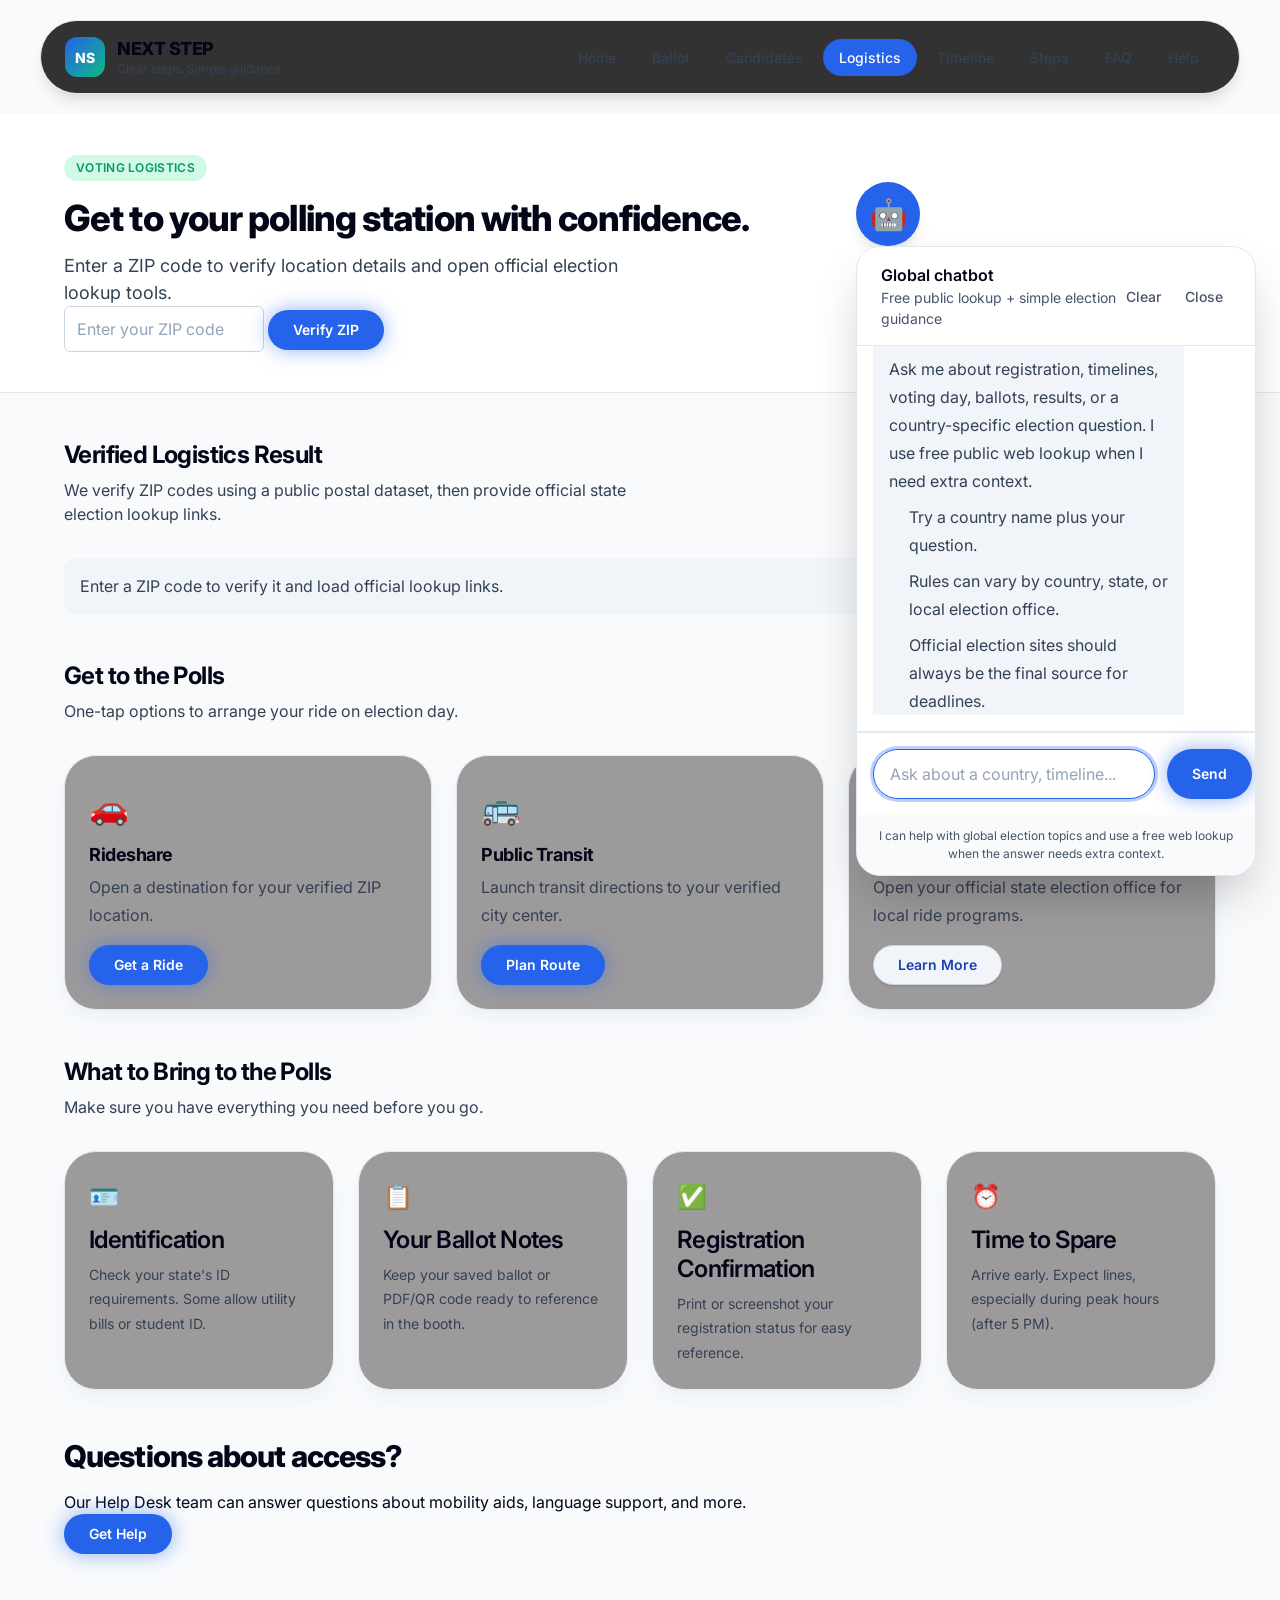
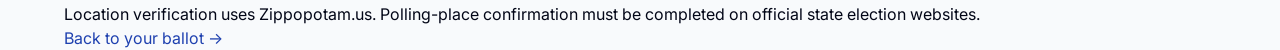
<file: logistics.html>
<!DOCTYPE html>
<html lang="en" dir="ltr">
  <head>
    <meta charset="UTF-8" />
    <meta name="viewport" content="width=device-width, initial-scale=1.0, viewport-fit=cover" />
    <meta http-equiv="X-UA-Compatible" content="IE=edge" />
    <title>Polling Station & Logistics | NEXT STEP - Election Guide</title>
    <meta name="description" content="Find your polling station, check wait times, get accessible information, and arrange transportation. Verify your ZIP code and get official election lookup links." />
    <meta name="theme-color" content="#2563eb" />
    <link rel="canonical" href="https://nextstep-elections.org/logistics.html" />
    <meta property="og:type" content="website" />
    <meta property="og:url" content="https://nextstep-elections.org/logistics.html" />
    <meta property="og:title" content="Polling Station & Logistics | NEXT STEP" />
    <meta property="og:description" content="Find your polling station, check wait times, get accessible information, and arrange transportation." />
    <meta property="og:image" content="https://nextstep-elections.org/og-image.png" />
    <meta property="twitter:card" content="summary_large_image" />
    <meta property="twitter:url" content="https://nextstep-elections.org/logistics.html" />
    <meta property="twitter:title" content="Polling Station & Logistics | NEXT STEP" />
    <meta property="twitter:description" content="Find your polling station, check wait times, get accessible information, and arrange transportation." />
    <meta property="twitter:image" content="https://nextstep-elections.org/og-image.png" />
    <link rel="preconnect" href="https://fonts.googleapis.com" />
    <link rel="preconnect" href="https://fonts.gstatic.com" crossorigin />
    <link rel="preconnect" href="https://api.zippopotam.us" />
    <link href="https://fonts.googleapis.com/css2?family=Inter:wght@400;500;600;700;800&display=swap" rel="stylesheet" />
    <link rel="manifest" href="manifest.json" />
    <link rel="apple-touch-icon" href="icons/icon-192x192.png" />
    <link rel="stylesheet" href="styles.css" />
    <script type="application/ld+json">{"@context":"https://schema.org","@type":"WebPage","name":"Polling Station & Logistics","description":"Find your polling station, check wait times, get accessible information, and arrange transportation.","url":"https://nextstep-elections.org/logistics.html","isPartOf":{"@type":"WebApplication","name":"NEXT STEP - Election Guide"}}</script>
    <script defer src="script.js"></script>
  </head>
  <body data-page="logistics">
    <a class="skip-link" href="#main-content">Skip to main content</a>
    <header class="site-header" role="banner">
      <div class="container">
        <div class="header-inner">
          <a class="brand" href="index.html" aria-label="NEXT STEP home">
            <span class="brand-logo" aria-hidden="true">NS</span>
            <span class="brand-text">
              <span class="brand-name">NEXT STEP</span>
              <span class="brand-tagline">Clear steps. Simple guidance.</span>
            </span>
          </a>
          <button class="menu-toggle" type="button" aria-expanded="false" aria-controls="site-nav" aria-label="Toggle navigation menu">
            <svg width="24" height="24" viewBox="0 0 24 24" fill="none" stroke="currentColor" stroke-width="2" stroke-linecap="round" stroke-linejoin="round" aria-hidden="true"><line x1="3" y1="6" x2="21" y2="6"></line><line x1="3" y1="12" x2="21" y2="12"></line><line x1="3" y1="18" x2="21" y2="18"></line></svg>
          </button>
          <nav id="site-nav" class="site-nav" aria-label="Primary navigation">
            <a class="nav-link" href="index.html">Home</a>
            <a class="nav-link" href="ballot.html">Ballot</a>
            <a class="nav-link" href="candidates.html">Candidates</a>
            <a class="nav-link active" href="logistics.html" aria-current="page">Logistics</a>
            <a class="nav-link" href="timeline.html">Timeline</a>
            <a class="nav-link" href="steps.html">Steps</a>
            <a class="nav-link" href="faq.html">FAQ</a>
            <a class="nav-link" href="help.html">Help</a>
          </nav>
        </div>
      </div>
    </header>
    <main id="main-content" role="main">
      <section class="page-hero" aria-labelledby="logistics-heading">
        <div class="container">
          <span class="eyebrow">Voting Logistics</span>
          <h1 id="logistics-heading" class="page-hero-title">Get to your polling station with confidence.</h1>
          <p class="page-hero-description">Enter a ZIP code to verify location details and open official election lookup tools.</p>
          <div class="flex gap-3 mt-6" style="flex-wrap: wrap; align-items: center;">
            <label for="zip-input" class="sr-only">Enter your ZIP code</label>
            <input class="chat-input" style="max-width: 200px;" type="text" placeholder="Enter your ZIP code" id="zip-input" inputmode="numeric" maxlength="10" pattern="^\d{5}(-\d{4})?$" aria-label="ZIP code search" aria-describedby="zip-help" autocomplete="postal-code" />
            <span id="zip-help" class="sr-only">Enter a 5-digit ZIP code or ZIP+4 format</span>
            <button class="btn btn--primary" type="button" data-logistics-action="search" aria-label="Verify ZIP code">Verify ZIP</button>
          </div>
        </div>
      </section>
      <section class="section" aria-labelledby="verified-heading">
        <div class="container">
          <div class="section-header">
            <h2 id="verified-heading" class="section-title">Verified Logistics Result</h2>
            <p class="section-description">We verify ZIP codes using a public postal dataset, then provide official state election lookup links.</p>
          </div>
          <p class="logistics-status" data-logistics-status aria-live="polite" style="padding: 1rem; background: var(--bg-tertiary); border-radius: var(--radius-lg); color: var(--text-secondary);">Enter a ZIP code to verify it and load official lookup links.</p>
          <div data-logistics-results aria-live="polite" class="mt-6"></div>
        </div>
      </section>
      <section class="section" style="padding-top: 0;" aria-labelledby="transport-heading">
        <div class="container">
          <div class="section-header">
            <h2 id="transport-heading" class="section-title">Get to the Polls</h2>
            <p class="section-description">One-tap options to arrange your ride on election day.</p>
          </div>
          <div class="grid grid--3">
            <div class="card text-center">
              <div class="card-body">
                <div style="font-size: 2rem; margin-bottom: 0.5rem;">🚗</div>
                <h3 class="card-title" style="font-size: 1.125rem;">Rideshare</h3>
                <p style="color: var(--text-secondary); margin-bottom: 1rem;">Open a destination for your verified ZIP location.</p>
                <button class="btn btn--primary" type="button" data-logistics-action="ride" aria-label="Get a rideshare to polling location">Get a Ride</button>
              </div>
            </div>
            <div class="card text-center">
              <div class="card-body">
                <div style="font-size: 2rem; margin-bottom: 0.5rem;">🚌</div>
                <h3 class="card-title" style="font-size: 1.125rem;">Public Transit</h3>
                <p style="color: var(--text-secondary); margin-bottom: 1rem;">Launch transit directions to your verified city center.</p>
                <button class="btn btn--primary" type="button" data-logistics-action="transit" aria-label="Plan public transit route to polling location">Plan Route</button>
              </div>
            </div>
            <div class="card text-center">
              <div class="card-body">
                <div style="font-size: 2rem; margin-bottom: 0.5rem;">🚐</div>
                <h3 class="card-title" style="font-size: 1.125rem;">Voter Transportation</h3>
                <p style="color: var(--text-secondary); margin-bottom: 1rem;">Open your official state election office for local ride programs.</p>
                <button class="btn btn--secondary" type="button" data-logistics-action="official" aria-label="Learn about voter transportation programs">Learn More</button>
              </div>
            </div>
          </div>
        </div>
      </section>
      <section class="section" style="padding-top: 0;" aria-labelledby="essentials-heading">
        <div class="container">
          <div class="section-header">
            <h2 id="essentials-heading" class="section-title">What to Bring to the Polls</h2>
            <p class="section-description">Make sure you have everything you need before you go.</p>
          </div>
          <div class="grid grid--4">
            <article class="card text-center">
              <div class="card-body">
                <div style="font-size: 1.5rem; margin-bottom: 0.5rem;">🪪</div>
                <h3 style="font-weight: 600; margin-bottom: 0.5rem;">Identification</h3>
                <p style="font-size: var(--text-sm); color: var(--text-secondary);">Check your state's ID requirements. Some allow utility bills or student ID.</p>
              </div>
            </article>
            <article class="card text-center">
              <div class="card-body">
                <div style="font-size: 1.5rem; margin-bottom: 0.5rem;">📋</div>
                <h3 style="font-weight: 600; margin-bottom: 0.5rem;">Your Ballot Notes</h3>
                <p style="font-size: var(--text-sm); color: var(--text-secondary);">Keep your saved ballot or PDF/QR code ready to reference in the booth.</p>
              </div>
            </article>
            <article class="card text-center">
              <div class="card-body">
                <div style="font-size: 1.5rem; margin-bottom: 0.5rem;">✅</div>
                <h3 style="font-weight: 600; margin-bottom: 0.5rem;">Registration Confirmation</h3>
                <p style="font-size: var(--text-sm); color: var(--text-secondary);">Print or screenshot your registration status for easy reference.</p>
              </div>
            </article>
            <article class="card text-center">
              <div class="card-body">
                <div style="font-size: 1.5rem; margin-bottom: 0.5rem;">⏰</div>
                <h3 style="font-weight: 600; margin-bottom: 0.5rem;">Time to Spare</h3>
                <p style="font-size: var(--text-sm); color: var(--text-secondary);">Arrive early. Expect lines, especially during peak hours (after 5 PM).</p>
              </div>
            </article>
          </div>
        </div>
      </section>
      <section class="section" style="padding-top: 0;">
        <div class="container">
          <div class="note-banner">
            <div class="note-banner-content">
              <h2 class="note-banner-title">Questions about access?</h2>
              <p class="note-banner-description">Our Help Desk team can answer questions about mobility aids, language support, and more.</p>
            </div>
            <a class="btn btn--primary" href="help.html">Get Help</a>
          </div>
        </div>
      </section>
    </main>
    <footer class="site-footer" role="contentinfo">
      <div class="container">
        <div class="footer-inner">
          <p class="footer-text">Location verification uses Zippopotam.us. Polling-place confirmation must be completed on official state election websites.</p>
          <a class="footer-link" href="ballot.html">Back to your ballot →</a>
        </div>
      </div>
    </footer>
  </body>
</html>
</file>
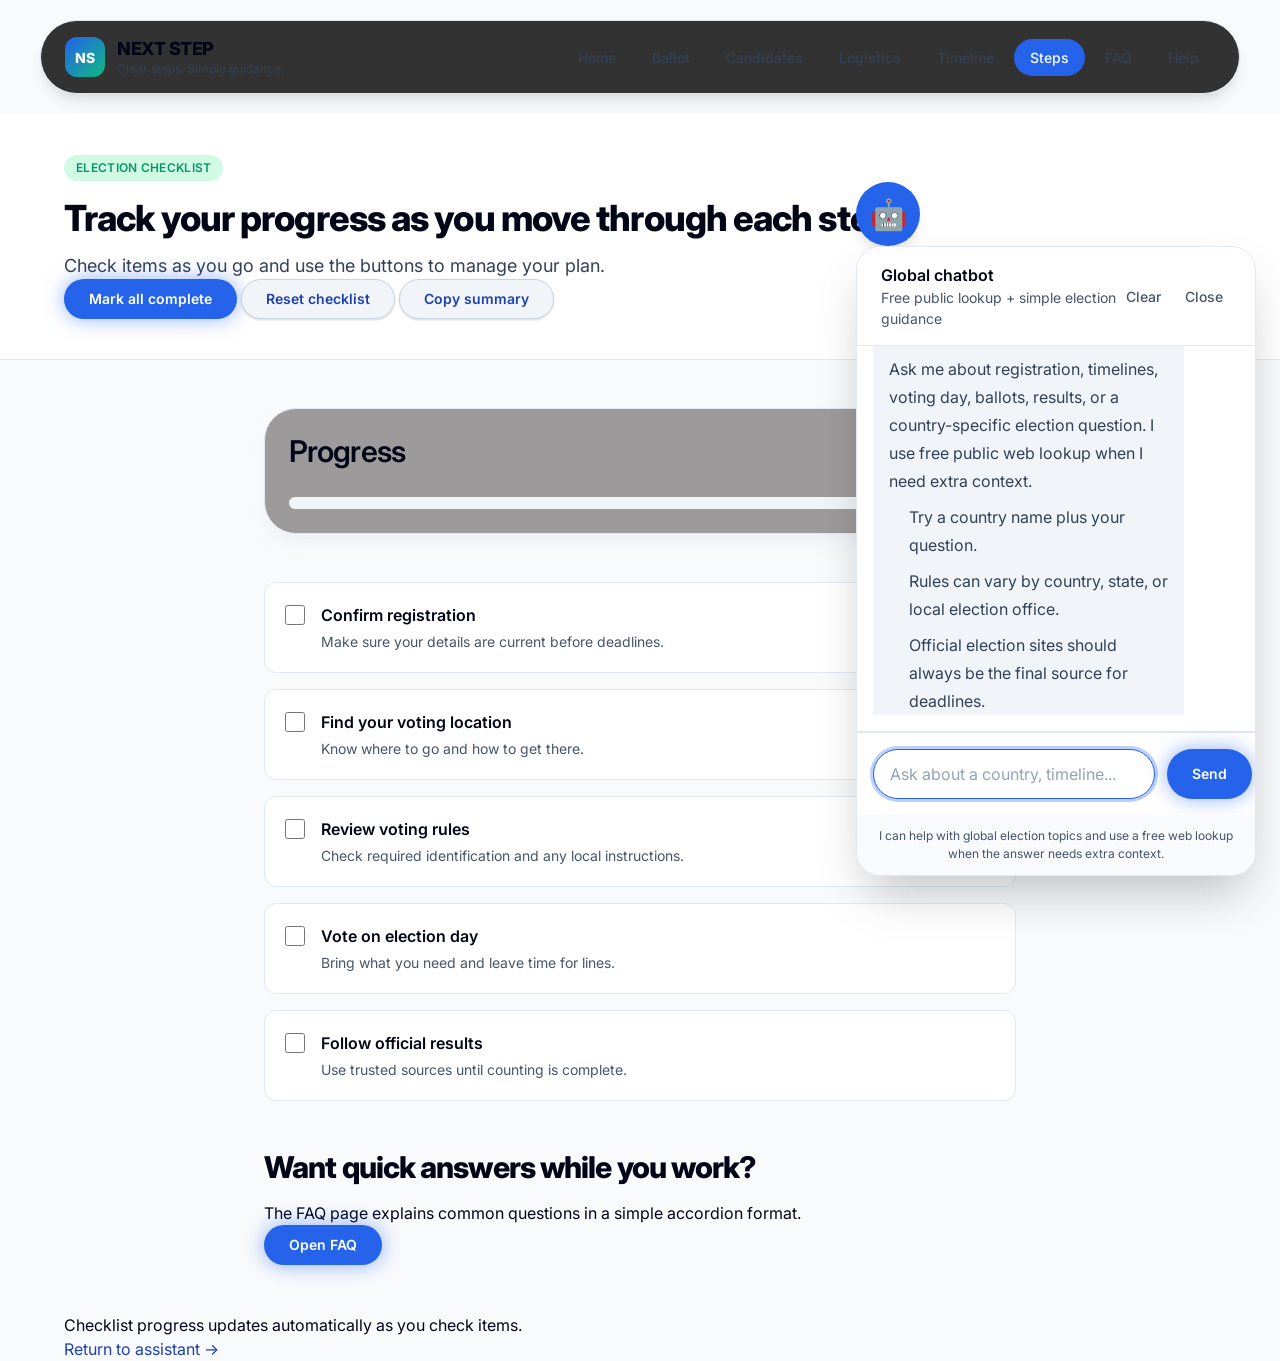
<file: steps.html>
<!DOCTYPE html>
<html lang="en" dir="ltr">
  <head>
    <meta charset="UTF-8" />
    <meta name="viewport" content="width=device-width, initial-scale=1.0, viewport-fit=cover" />
    <meta http-equiv="X-UA-Compatible" content="IE=edge" />
    
    <!-- Primary Meta Tags -->
    <title>Election Steps Checklist | NEXT STEP - Election Guide</title>
    <meta name="title" content="Election Steps Checklist | NEXT STEP" />
    <meta name="description" content="A practical checklist that walks users through the election process step by step. Track your progress as you move through each step." />
    <meta name="keywords" content="election checklist, voting steps, election process, voter guide" />
    <meta name="author" content="NEXT STEP" />
    <meta name="robots" content="index, follow" />
    <meta name="theme-color" content="#2563eb" />
    <link rel="canonical" href="https://nextstep-elections.org/steps.html" />
    
    <!-- Open Graph / Facebook -->
    <meta property="og:type" content="website" />
    <meta property="og:url" content="https://nextstep-elections.org/steps.html" />
    <meta property="og:title" content="Election Steps Checklist | NEXT STEP" />
    <meta property="og:description" content="A practical checklist that walks users through the election process step by step." />
    <meta property="og:image" content="https://nextstep-elections.org/og-image.png" />
    <meta property="og:locale" content="en_US" />
    
    <!-- Twitter -->
    <meta property="twitter:card" content="summary_large_image" />
    <meta property="twitter:url" content="https://nextstep-elections.org/steps.html" />
    <meta property="twitter:title" content="Election Steps Checklist | NEXT STEP" />
    <meta property="twitter:description" content="A practical checklist that walks users through the election process step by step." />
    <meta property="twitter:image" content="https://nextstep-elections.org/og-image.png" />
    
    <!-- Preconnect for Performance -->
    <link rel="preconnect" href="https://fonts.googleapis.com" />
    <link rel="preconnect" href="https://fonts.gstatic.com" crossorigin />
    
    <!-- Google Fonts -->
    <link href="https://fonts.googleapis.com/css2?family=Inter:wght@400;500;600;700;800&display=swap" rel="stylesheet" />
    
    <!-- PWA Manifest -->
    <link rel="manifest" href="manifest.json" />
    <link rel="apple-touch-icon" href="icons/icon-192x192.png" />
    <meta name="apple-mobile-web-app-capable" content="yes" />
    <meta name="apple-mobile-web-app-status-bar-style" content="default" />
    <meta name="apple-mobile-web-app-title" content="NEXT STEP" />
    
    <!-- Stylesheets -->
    <link rel="stylesheet" href="styles.css" />
    
    <!-- Structured Data (JSON-LD) -->
    <script type="application/ld+json">
    {
      "@context": "https://schema.org",
      "@type": "WebPage",
      "name": "Election Steps Checklist",
      "description": "A practical checklist that walks users through the election process step by step.",
      "url": "https://nextstep-elections.org/steps.html",
      "isPartOf": {
        "@type": "WebApplication",
        "name": "NEXT STEP - Election Guide"
      }
    }
    </script>
    
    <script defer src="script.js"></script>
  </head>
  <body data-page="steps">
    <!-- Skip Navigation Link for Accessibility -->
    <a class="skip-link" href="#main-content">Skip to main content</a>
    
    <header class="site-header" role="banner">
      <div class="container">
        <div class="header-inner">
          <a class="brand" href="index.html" aria-label="NEXT STEP home">
            <span class="brand-logo" aria-hidden="true">NS</span>
            <span class="brand-text">
              <span class="brand-name">NEXT STEP</span>
              <span class="brand-tagline">Clear steps. Simple guidance.</span>
            </span>
          </a>
          <button class="menu-toggle" type="button" aria-expanded="false" aria-controls="site-nav" aria-label="Toggle navigation menu">
            <svg width="24" height="24" viewBox="0 0 24 24" fill="none" stroke="currentColor" stroke-width="2" stroke-linecap="round" stroke-linejoin="round" aria-hidden="true">
              <line x1="3" y1="6" x2="21" y2="6"></line>
              <line x1="3" y1="12" x2="21" y2="12"></line>
              <line x1="3" y1="18" x2="21" y2="18"></line>
            </svg>
          </button>
          <nav id="site-nav" class="site-nav" aria-label="Primary navigation">
            <a class="nav-link" href="index.html">Home</a>
            <a class="nav-link" href="ballot.html">Ballot</a>
            <a class="nav-link" href="candidates.html">Candidates</a>
            <a class="nav-link" href="logistics.html">Logistics</a>
            <a class="nav-link" href="timeline.html">Timeline</a>
            <a class="nav-link active" href="steps.html" aria-current="page">Steps</a>
            <a class="nav-link" href="faq.html">FAQ</a>
            <a class="nav-link" href="help.html">Help</a>
          </nav>
        </div>
      </div>
    </header>

    <main id="main-content" role="main">
      <section class="page-hero" aria-labelledby="steps-heading">
        <div class="container">
          <span class="eyebrow">Election Checklist</span>
          <h1 id="steps-heading" class="page-hero-title">Track your progress as you move through each step.</h1>
          <p class="page-hero-description">Check items as you go and use the buttons to manage your plan.</p>
          <div class="flex gap-3 mt-6" style="flex-wrap: wrap;">
            <button class="btn btn--primary" type="button" data-action="mark-all" aria-label="Mark all steps as complete">
              Mark all complete
            </button>
            <button class="btn btn--secondary" type="button" data-action="reset-all" aria-label="Reset all checklist items">
              Reset checklist
            </button>
            <button class="btn btn--secondary" type="button" data-action="copy-summary" aria-label="Copy checklist summary to clipboard">
              Copy summary
            </button>
          </div>
        </div>
      </section>

      <section class="section" aria-labelledby="progress-heading">
        <div class="container container--narrow">
          <div class="card">
            <div class="progress-header">
              <h2 id="progress-heading" class="progress-label">Progress</h2>
              <span class="progress-value"><span data-progress-count>0</span> of <span data-progress-total>5</span> complete</span>
            </div>
            <div class="progress" role="progressbar" aria-valuenow="0" aria-valuemin="0" aria-valuemax="100" aria-label="Checklist progress">
              <div class="progress-bar" data-progress-fill style="width: 0%;"></div>
            </div>
          </div>
        </div>
      </section>

      <section class="section" style="padding-top: 0;" aria-labelledby="checklist-heading">
        <div class="container container--narrow">
          <h2 id="checklist-heading" class="sr-only">Election Checklist</h2>
          <div class="checklist">
            <label class="checklist-item">
              <input type="checkbox" data-step-check />
              <div class="checklist-item-content">
                <div class="checklist-item-title">Confirm registration</div>
                <div class="checklist-item-description">Make sure your details are current before deadlines.</div>
              </div>
            </label>
            <label class="checklist-item">
              <input type="checkbox" data-step-check />
              <div class="checklist-item-content">
                <div class="checklist-item-title">Find your voting location</div>
                <div class="checklist-item-description">Know where to go and how to get there.</div>
              </div>
            </label>
            <label class="checklist-item">
              <input type="checkbox" data-step-check />
              <div class="checklist-item-content">
                <div class="checklist-item-title">Review voting rules</div>
                <div class="checklist-item-description">Check required identification and any local instructions.</div>
              </div>
            </label>
            <label class="checklist-item">
              <input type="checkbox" data-step-check />
              <div class="checklist-item-content">
                <div class="checklist-item-title">Vote on election day</div>
                <div class="checklist-item-description">Bring what you need and leave time for lines.</div>
              </div>
            </label>
            <label class="checklist-item">
              <input type="checkbox" data-step-check />
              <div class="checklist-item-content">
                <div class="checklist-item-title">Follow official results</div>
                <div class="checklist-item-description">Use trusted sources until counting is complete.</div>
              </div>
            </label>
          </div>
        </div>
      </section>

      <section class="section" style="padding-top: 0;">
        <div class="container container--narrow">
          <div class="note-banner">
            <div class="note-banner-content">
              <h2 class="note-banner-title">Want quick answers while you work?</h2>
              <p class="note-banner-description">The FAQ page explains common questions in a simple accordion format.</p>
            </div>
            <a class="btn btn--primary" href="faq.html">Open FAQ</a>
          </div>
        </div>
      </section>
    </main>

    <footer class="site-footer" role="contentinfo">
      <div class="container">
        <div class="footer-inner">
          <p class="footer-text">Checklist progress updates automatically as you check items.</p>
          <a class="footer-link" href="index.html#assistant">Return to assistant →</a>
        </div>
      </div>
    </footer>
  </body>
</html>
</file>
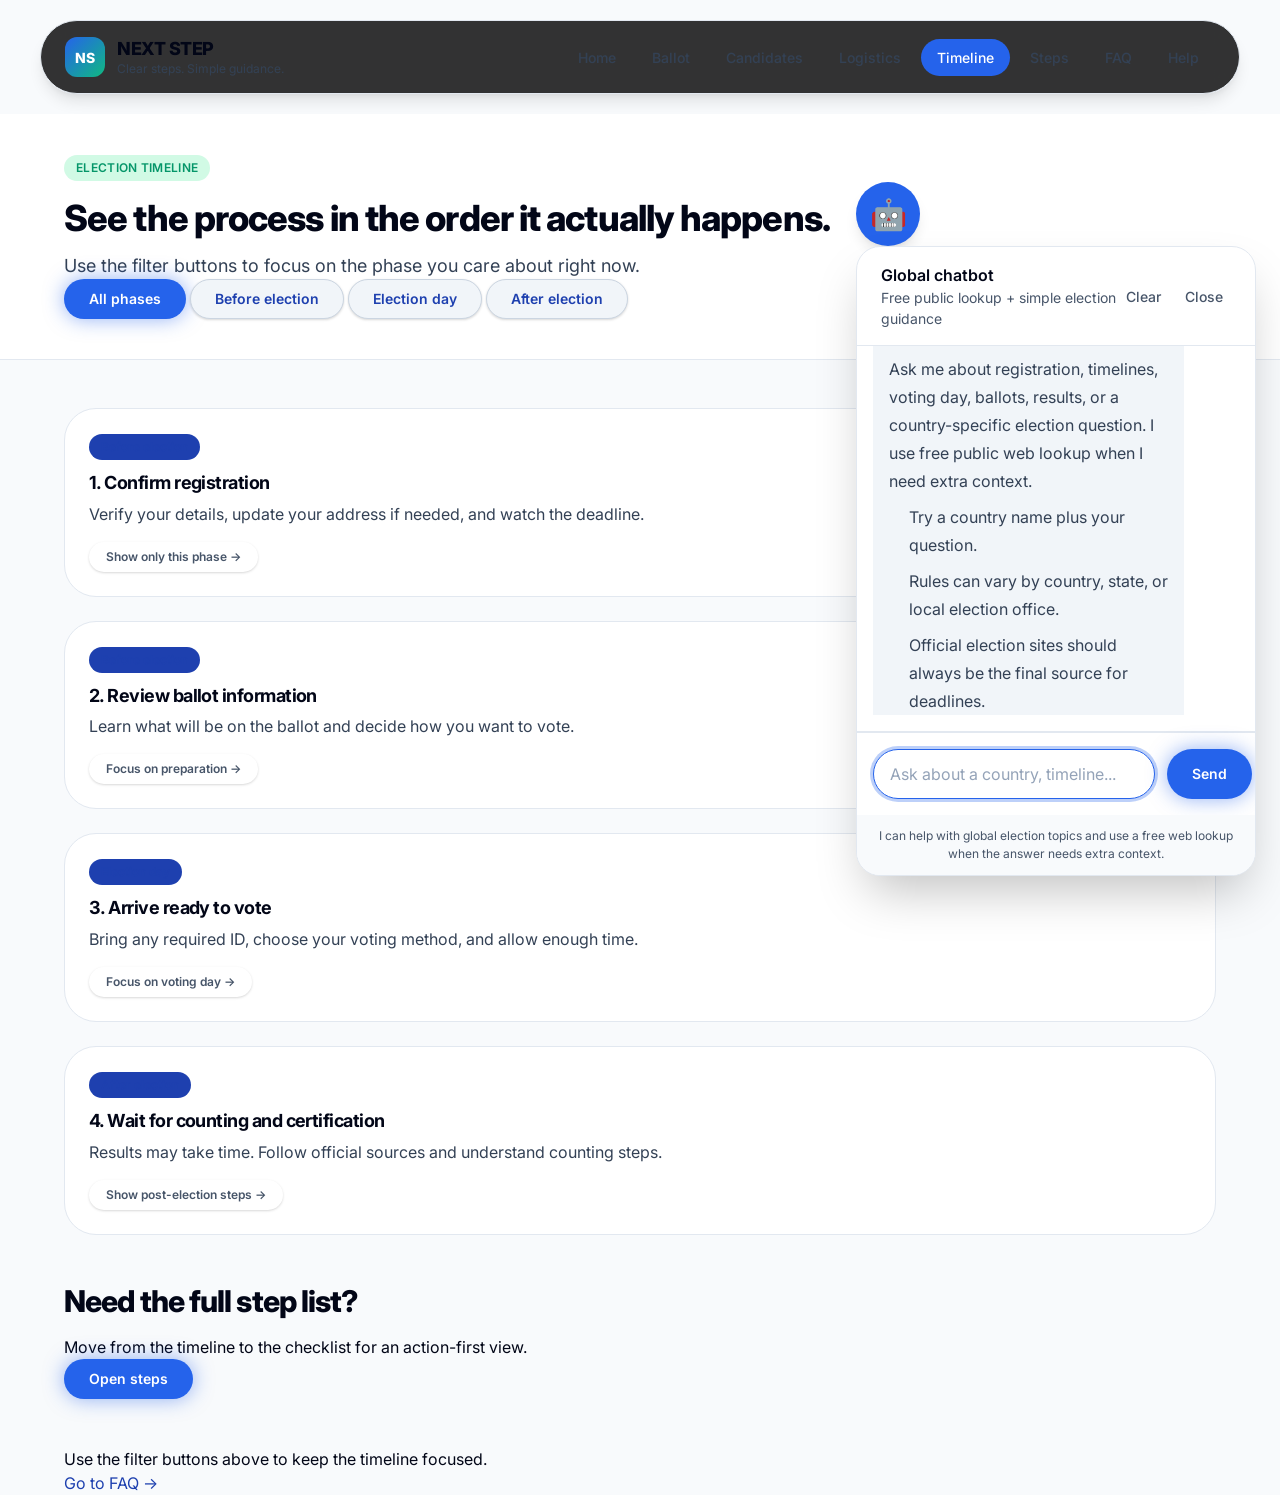
<file: timeline.html>
<!DOCTYPE html>
<html lang="en" dir="ltr">
  <head>
    <meta charset="UTF-8" />
    <meta name="viewport" content="width=device-width, initial-scale=1.0, viewport-fit=cover" />
    <meta http-equiv="X-UA-Compatible" content="IE=edge" />
    <title>Election Timeline | NEXT STEP - Election Guide</title>
    <meta name="description" content="A simple election timeline that highlights the main phases before, during, and after election day. See the process in the order it actually happens." />
    <meta name="theme-color" content="#2563eb" />
    <link rel="canonical" href="https://nextstep-elections.org/timeline.html" />
    <meta property="og:type" content="website" />
    <meta property="og:url" content="https://nextstep-elections.org/timeline.html" />
    <meta property="og:title" content="Election Timeline | NEXT STEP" />
    <meta property="og:description" content="A simple election timeline that highlights the main phases before, during, and after election day." />
    <meta property="og:image" content="https://nextstep-elections.org/og-image.png" />
    <meta property="twitter:card" content="summary_large_image" />
    <meta property="twitter:url" content="https://nextstep-elections.org/timeline.html" />
    <meta property="twitter:title" content="Election Timeline | NEXT STEP" />
    <meta property="twitter:description" content="A simple election timeline that highlights the main phases before, during, and after election day." />
    <meta property="twitter:image" content="https://nextstep-elections.org/og-image.png" />
    <link rel="preconnect" href="https://fonts.googleapis.com" />
    <link rel="preconnect" href="https://fonts.gstatic.com" crossorigin />
    <link href="https://fonts.googleapis.com/css2?family=Inter:wght@400;500;600;700;800&display=swap" rel="stylesheet" />
    <link rel="manifest" href="manifest.json" />
    <link rel="apple-touch-icon" href="icons/icon-192x192.png" />
    <link rel="stylesheet" href="styles.css" />
    <script type="application/ld+json">{"@context":"https://schema.org","@type":"WebPage","name":"Election Timeline","description":"A simple election timeline that highlights the main phases before, during, and after election day.","url":"https://nextstep-elections.org/timeline.html","isPartOf":{"@type":"WebApplication","name":"NEXT STEP - Election Guide"}}</script>
    <script defer src="script.js"></script>
  </head>
  <body data-page="timeline">
    <a class="skip-link" href="#main-content">Skip to main content</a>
    <header class="site-header" role="banner">
      <div class="container">
        <div class="header-inner">
          <a class="brand" href="index.html" aria-label="NEXT STEP home">
            <span class="brand-logo" aria-hidden="true">NS</span>
            <span class="brand-text">
              <span class="brand-name">NEXT STEP</span>
              <span class="brand-tagline">Clear steps. Simple guidance.</span>
            </span>
          </a>
          <button class="menu-toggle" type="button" aria-expanded="false" aria-controls="site-nav" aria-label="Toggle navigation menu">
            <svg width="24" height="24" viewBox="0 0 24 24" fill="none" stroke="currentColor" stroke-width="2" stroke-linecap="round" stroke-linejoin="round" aria-hidden="true"><line x1="3" y1="6" x2="21" y2="6"></line><line x1="3" y1="12" x2="21" y2="12"></line><line x1="3" y1="18" x2="21" y2="18"></line></svg>
          </button>
          <nav id="site-nav" class="site-nav" aria-label="Primary navigation">
            <a class="nav-link" href="index.html">Home</a>
            <a class="nav-link" href="ballot.html">Ballot</a>
            <a class="nav-link" href="candidates.html">Candidates</a>
            <a class="nav-link" href="logistics.html">Logistics</a>
            <a class="nav-link active" href="timeline.html" aria-current="page">Timeline</a>
            <a class="nav-link" href="steps.html">Steps</a>
            <a class="nav-link" href="faq.html">FAQ</a>
            <a class="nav-link" href="help.html">Help</a>
          </nav>
        </div>
      </div>
    </header>
    <main id="main-content" role="main">
      <section class="page-hero" aria-labelledby="timeline-heading">
        <div class="container">
          <span class="eyebrow">Election Timeline</span>
          <h1 id="timeline-heading" class="page-hero-title">See the process in the order it actually happens.</h1>
          <p class="page-hero-description">Use the filter buttons to focus on the phase you care about right now.</p>
          <div class="flex gap-3 mt-6" style="flex-wrap: wrap;" role="group" aria-label="Timeline filter options">
            <button class="btn btn--primary" type="button" data-timeline-filter="all" aria-pressed="true">All phases</button>
            <button class="btn btn--secondary" type="button" data-timeline-filter="before" aria-pressed="false">Before election</button>
            <button class="btn btn--secondary" type="button" data-timeline-filter="day" aria-pressed="false">Election day</button>
            <button class="btn btn--secondary" type="button" data-timeline-filter="after" aria-pressed="false">After election</button>
          </div>
        </div>
      </section>
      <section class="section" aria-labelledby="phases-heading">
        <div class="container">
          <h2 id="phases-heading" class="sr-only">Election Phases</h2>
          <div class="timeline">
            <article class="timeline-card" data-stage="before">
              <span class="timeline-tag">Before election</span>
              <h2 class="timeline-title">1. Confirm registration</h2>
              <p class="timeline-description">Verify your details, update your address if needed, and watch the deadline.</p>
              <button class="btn btn--ghost btn--sm" type="button" data-timeline-filter="before">Show only this phase →</button>
            </article>
            <article class="timeline-card" data-stage="before">
              <span class="timeline-tag">Before election</span>
              <h2 class="timeline-title">2. Review ballot information</h2>
              <p class="timeline-description">Learn what will be on the ballot and decide how you want to vote.</p>
              <button class="btn btn--ghost btn--sm" type="button" data-timeline-filter="before">Focus on preparation →</button>
            </article>
            <article class="timeline-card" data-stage="day">
              <span class="timeline-tag">Election day</span>
              <h2 class="timeline-title">3. Arrive ready to vote</h2>
              <p class="timeline-description">Bring any required ID, choose your voting method, and allow enough time.</p>
              <button class="btn btn--ghost btn--sm" type="button" data-timeline-filter="day">Focus on voting day →</button>
            </article>
            <article class="timeline-card" data-stage="after">
              <span class="timeline-tag">After election</span>
              <h2 class="timeline-title">4. Wait for counting and certification</h2>
              <p class="timeline-description">Results may take time. Follow official sources and understand counting steps.</p>
              <button class="btn btn--ghost btn--sm" type="button" data-timeline-filter="after">Show post-election steps →</button>
            </article>
          </div>
        </div>
      </section>
      <section class="section" style="padding-top: 0;">
        <div class="container">
          <div class="note-banner">
            <div class="note-banner-content">
              <h2 class="note-banner-title">Need the full step list?</h2>
              <p class="note-banner-description">Move from the timeline to the checklist for an action-first view.</p>
            </div>
            <a class="btn btn--primary" href="steps.html">Open steps</a>
          </div>
        </div>
      </section>
    </main>
    <footer class="site-footer" role="contentinfo">
      <div class="container">
        <div class="footer-inner">
          <p class="footer-text">Use the filter buttons above to keep the timeline focused.</p>
          <a class="footer-link" href="faq.html">Go to FAQ →</a>
        </div>
      </div>
    </footer>
  </body>
</html>
</file>
<file: styles.css>
/**
 * NEXT STEP - Election Guide
 * Modern, Clean UI/UX Design System
 * Professional Color System with Trust Colors
 */

/* ============================================
   CSS Custom Properties - Design Tokens
   ============================================ */

:root {
  /* Primary Colors - Trust Blue */
  --color-primary: #2563eb;
  --color-primary-light: #3b82f6;
  --color-primary-dark: #1e40af;
  --color-primary-50: #1e40af;
  --color-primary-100: #1e40af;
  --color-primary-200: #1e40af;
  
  /* Accent Colors - Success Green */
  --color-accent: #10b981;
  --color-accent-light: #34d399;
  --color-accent-dark: #059669;
  --color-accent-50: #ecfdf5;
  --color-accent-100: #d1fae5;
  
  /* Warning & Error */
  --color-warning: #f59e0b;
  --color-warning-50: #fffbeb;
  --color-warning-100: #fef3c7;
  
  --color-error: #ef4444;
  --color-error-50: #fef2f2;
  --color-error-100: #fee2e2;
  
  --color-success: #22c55e;
  --color-success-50: #f0fdf4;
  --color-success-100: #dcfce7;
  
  /* Slate Neutral Colors */
  --color-slate-50: #f8fafc;
  --color-slate-100: #f1f5f9;
  --color-slate-200: #e2e8f0;
  --color-slate-300: #cbd5e1;
  --color-slate-400: #94a3b8;
  --color-slate-500: #64748b;
  --color-slate-600: #475569;
  --color-slate-700: #334155;
  --color-slate-800: #1e293b;
  --color-slate-900: #0f172a;
  
  /* Background Colors */
  --bg-primary: #ffffff;
  --bg-secondary: #f8fafc;
  --bg-tertiary: #f1f5f9;
  --bg-elevated: #ffffff;
  --bg-overlay: rgba(0, 0, 0, 0.5);
  
  /* Typography Colors - Optimized for Visibility */
  --text-primary: #020617; /* text-slate-950 */
  --text-secondary: #334155; /* text-slate-700 */
  --text-tertiary: #475569; /* text-slate-600 */
  --text-placeholder: #94a3b8;
  --text-inverse: #ffffff;
  --text-link: #1e40af;
  
  /* Border Colors */
  --border-color: #e2e8f0;
  --border-color-strong: #cbd5e1;
  
  /* Shadows */
  --shadow-xs: 0 1px 2px rgba(0, 0, 0, 0.05);
  --shadow-sm: 0 1px 3px rgba(0, 0, 0, 0.1), 0 1px 2px rgba(0, 0, 0, 0.06);
  --shadow-md: 0 4px 6px -1px rgba(0, 0, 0, 0.1), 0 2px 4px -1px rgba(0, 0, 0, 0.06);
  --shadow-lg: 0 10px 15px -3px rgba(0, 0, 0, 0.1), 0 4px 6px -2px rgba(0, 0, 0, 0.05);
  --shadow-xl: 0 20px 25px -5px rgba(0, 0, 0, 0.1), 0 10px 10px -5px rgba(0, 0, 0, 0.04);
  --shadow-2xl: 0 25px 50px -12px rgba(0, 0, 0, 0.25);
  --shadow-inner: inset 0 2px 4px rgba(0, 0, 0, 0.06);
  --shadow-focus: 0 0 0 3px rgba(37, 99, 235, 0.3);
  --shadow-card: 0 10px 15px -3px rgba(226, 232, 240, 0.5);
  
  /* Border Radius */
  --radius-xs: 4px;
  --radius-sm: 6px;
  --radius-md: 8px;
  --radius-lg: 12px;
  --radius-xl: 32px;
  --radius-2xl: 24px;
  --radius-full: 9999px;
  --radius-pill: 9999px;
  
  /* Spacing Scale */
  --space-1: 4px;
  --space-2: 8px;
  --space-3: 12px;
  --space-4: 16px;
  --space-5: 20px;
  --space-6: 24px;
  --space-8: 32px;
  --space-10: 40px;
  --space-12: 48px;
  --space-16: 64px;
  --space-20: 80px;
  
  /* Typography Scale */
  --font-family: 'Inter', -apple-system, BlinkMacSystemFont, 'Segoe UI', Roboto, sans-serif;
  --font-mono: 'JetBrains Mono', 'Fira Code', monospace;
  
  --text-xs: 0.75rem;
  --text-sm: 0.875rem;
  --text-base: 1rem;
  --text-lg: 1.125rem;
  --text-xl: 1.25rem;
  --text-2xl: 1.5rem;
  --text-3xl: 1.875rem;
  --text-4xl: 2.25rem;
  --text-5xl: 3rem;
  
  --leading-tight: 1.25;
  --leading-normal: 1.5;
  --leading-relaxed: 1.75;
  
  --tracking-tight: -0.025em;
  --tracking-normal: 0;
  --tracking-wide: 0.025em;
  
  /* Transitions */
  --transition-fast: 150ms cubic-bezier(0.4, 0, 0.2, 1);
  --transition-base: 200ms cubic-bezier(0.4, 0, 0.2, 1);
  --transition-slow: 300ms cubic-bezier(0.4, 0, 0.2, 1);
  --transition-slower: 500ms cubic-bezier(0.4, 0, 0.2, 1);
  
  /* Z-Index Scale */
  --z-dropdown: 100;
  --z-sticky: 200;
  --z-fixed: 300;
  --z-modal-backdrop: 400;
  --z-modal: 500;
  --z-popover: 600;
  --z-tooltip: 700;
  --z-toast: 800;
  
  /* Container */
  --container-max: 1200px;
  --container-narrow: 800px;
  --container-padding: var(--space-6);
}

/* ============================================
   Dark Mode
   ============================================ */

@media (prefers-color-scheme: dark) {
  :root {
    --bg-primary: #0f172a;
    --bg-secondary: #020617;
    --bg-tertiary: #1e293b;
    --bg-elevated: #0f172a;
    --bg-overlay: rgba(0, 0, 0, 0.7);
    
    --text-primary: #f8fafc;
    --text-secondary: #e2e8f0;
    --text-tertiary: #cbd5e1;
    --text-placeholder: #64748b;
    --text-inverse: #0f172a;
    --text-link: #60a5fa;
    
    --border-color: #334155;
    --border-color-strong: #475569;
    
    --shadow-xs: 0 1px 2px rgba(0, 0, 0, 0.3);
    --shadow-sm: 0 1px 3px rgba(0, 0, 0, 0.4);
    --shadow-md: 0 4px 6px rgba(0, 0, 0, 0.4);
    --shadow-lg: 0 10px 15px rgba(0, 0, 0, 0.4);
    --shadow-xl: 0 20px 25px rgba(0, 0, 0, 0.5);
    --shadow-2xl: 0 25px 50px rgba(0, 0, 0, 0.6);
    --shadow-focus: 0 0 0 3px rgba(96, 165, 250, 0.4);
    --shadow-card: 0 10px 15px -3px rgba(0, 0, 0, 0.4);
    
    --color-primary-50: #172554;
    --color-primary-100: #1e3a5f;
    --color-accent-50: #052e16;
    --color-accent-100: #064e3b;
  }
}

/* ============================================
   CSS Reset & Base Styles
   ============================================ */

*,
*::before,
*::after {
  box-sizing: border-box;
  margin: 0;
  padding: 0;
}

html {
  scroll-behavior: smooth;
  -webkit-text-size-adjust: 100%;
  text-size-adjust: 100%;
  -webkit-font-smoothing: antialiased;
  -moz-osx-font-smoothing: grayscale;
}

body {
  font-family: var(--font-family);
  font-size: var(--text-base);
  line-height: var(--leading-normal);
  color: var(--text-primary);
  background-color: var(--bg-secondary);
  min-height: 100vh;
  overflow-x: hidden;
}

img,
picture,
video,
canvas,
svg {
  display: block;
  max-width: 100%;
  height: auto;
}

input,
button,
textarea,
select {
  font: inherit;
  color: inherit;
}

a {
  color: var(--text-link);
  text-decoration: none;
  transition: color var(--transition-fast);
}

a:hover {
  color: var(--color-primary-dark);
}

@media (prefers-color-scheme: dark) {
  a:hover {
    color: #93c5fd;
  }
}

button {
  cursor: pointer;
  border: none;
  background: none;
}

ul,
ol {
  list-style: none;
}

/* ============================================
   Skip Link - Accessibility
   ============================================ */

.skip-link {
  position: absolute;
  top: -100%;
  left: var(--space-4);
  padding: var(--space-3) var(--space-6);
  background: var(--color-primary);
  color: var(--text-inverse);
  font-weight: 600;
  border-radius: 0 0 var(--radius-md) var(--radius-md);
  z-index: var(--z-toast);
  transition: top var(--transition-fast);
}

.skip-link:focus {
  top: 0;
  outline: none;
}

/* ============================================
   Screen Reader Only
   ============================================ */

.sr-only {
  position: absolute;
  width: 1px;
  height: 1px;
  padding: 0;
  margin: -1px;
  overflow: hidden;
  clip: rect(0, 0, 0, 0);
  white-space: nowrap;
  border: 0;
}

/* ============================================
   Focus Styles - Accessibility
   ============================================ */

*:focus-visible {
  outline: 2px solid var(--color-primary);
  outline-offset: 2px;
  border-radius: var(--radius-xs);
}

a:focus-visible,
button:focus-visible,
input:focus-visible,
select:focus-visible,
textarea:focus-visible,
[tabindex]:focus-visible {
  outline: 2px solid var(--color-primary);
  outline-offset: 2px;
  box-shadow: var(--shadow-focus);
}

*:focus:not(:focus-visible) {
  outline: none;
}

/* ============================================
   Layout - Container
   ============================================ */

.container {
  width: 100%;
  max-width: var(--container-max);
  margin: 0 auto;
  padding: 0 var(--container-padding);
}

.container--narrow {
  max-width: var(--container-narrow);
}

/* ============================================
   Header / Navigation
   ============================================ */

.site-header {
  margin: 20px auto;
  max-width: 1200px;
  z-index: var(--z-sticky);
  background: rgba(0, 0, 0, 0.8);
  border-radius: var(--radius-pill);
  border: 1px solid var(--border-color);
  -webkit-backdrop-filter: blur(12px);
  backdrop-filter: blur(12px);
  box-shadow: var(--shadow-lg);
}

.header-inner {
  display: flex;
  align-items: center;
  justify-content: space-between;
  height: 72px;
  gap: var(--space-6);
}

.brand {
  display: flex;
  align-items: center;
  gap: var(--space-3);
  text-decoration: none;
  color: var(--text-primary);
}

.brand-logo {
  width: 40px;
  height: 40px;
  display: flex;
  align-items: center;
  justify-content: center;
  background: linear-gradient(135deg, var(--color-primary), var(--color-accent));
  color: var(--text-inverse);
  font-weight: 800;
  font-size: var(--text-sm);
  border-radius: var(--radius-lg);
  flex-shrink: 0;
}

.brand-text {
  display: flex;
  flex-direction: column;
  line-height: var(--leading-tight);
}

.brand-name {
  font-weight: 800; /* font-extrabold */
  font-size: var(--text-lg);
  letter-spacing: var(--tracking-tight);
  color: var(--text-primary);
}

.brand-tagline {
  font-size: var(--text-xs);
  color: var(--text-secondary);
}

/* ============================================
   Typography - Headings (Visible & Clear)
   ============================================ */

h1, h2, h3, h4, h5, h6 {
  color: var(--text-primary);
  font-weight: 800; /* font-extrabold */
  line-height: 1.2;
  margin-bottom: var(--space-4);
  letter-spacing: -0.03em;
}

h1 { font-size: var(--text-4xl); }
h2 { font-size: var(--text-3xl); }
h3 { font-size: var(--text-2xl); }
h4 { font-size: var(--text-xl); }
h5 { font-size: var(--text-lg); }
h6 { font-size: var(--text-base); }

/* ============================================
   Buttons / Controls - High visibility
   ============================================ */

.btn {
  display: inline-flex;
  align-items: center;
  justify-content: center;
  gap: 8px;
  padding: 10px 16px;
  border-radius: var(--radius-pill);
  font-weight: 600;
  font-size: var(--text-sm);
  transition: transform var(--transition-fast), box-shadow var(--transition-fast), background var(--transition-fast);
  box-shadow: var(--shadow-sm);
  border: 1px solid transparent;
}

.btn--primary {
  background: linear-gradient(90deg, var(--color-primary), var(--color-primary-light));
  color: var(--text-inverse);
}

.btn-primary:hover { transform: translateY(-1px); box-shadow: var(--shadow-md); }
.btn-primary:active { transform: translateY(0); }
.btn-primary:focus-visible { box-shadow: var(--shadow-focus); }

.btn-secondary {
  background: var(--bg-elevated);
  color: var(--text-primary);
  border: 1px solid var(--border-color-strong);
}

.btn-ghost {
  background: transparent;
  color: var(--text-primary);
  border: 1px dashed transparent;
}

/* Make links visually distinct when used as actions */
.link-action {
  color: var(--color-primary-dark);
  font-weight: 600;
}

/* ============================================
   Cards & Panels - Elevated Content
   ============================================ */

.card {
  background: var(--bg-elevated);
  border: 1px solid var(--border-color);
  border-radius: var(--radius-md);
  padding: var(--space-6);
  box-shadow: var(--shadow-card);
}

.card-title {
  font-size: var(--text-lg);
  font-weight: 700;
  margin-bottom: var(--space-3);
}

/* ============================================
   Form Controls - Better visibility & spacing
   ============================================ */

.form-control {
  display: flex;
  flex-direction: column;
  gap: var(--space-2);
  margin-bottom: var(--space-4);
}

.form-control label {
  font-size: var(--text-sm);
  color: var(--text-secondary); /* text-slate-700 */
  font-weight: 600;
}

input[type="text"],
input[type="email"],
input[type="search"],
textarea,
select {
  padding: 10px 12px;
  border-radius: var(--radius-sm);
  border: 1px solid var(--border-color-strong);
  background: var(--bg-primary);
  color: var(--text-primary);
  transition: box-shadow var(--transition-fast), border-color var(--transition-fast);
}

input::placeholder, textarea::placeholder { color: var(--text-placeholder); }

input:focus, textarea:focus, select:focus {
  outline: none;
  border-color: var(--color-primary);
  box-shadow: var(--shadow-focus);
}

/* ============================================
   Utility & Layout tweaks for visibility
   ============================================ */

.hero {
  padding: var(--space-10) 0;
  text-align: center;
  background: linear-gradient(180deg, var(--bg-secondary), var(--bg-primary));
}

.lead {
  font-size: var(--text-lg);
  color: var(--text-secondary); /* text-slate-700 */
  max-width: 780px;
  margin: 0 auto var(--space-6);
}

/* Responsive container padding */
@media (max-width: 640px) {
  .header-inner { height: 64px; padding: 0 var(--space-4); }
  .container { padding: 0 var(--space-4); }
  .brand-name { font-size: var(--text-base); }
}

/* High-contrast preference */
@media (prefers-contrast: more) {
  :root { --text-primary: #000000; --bg-primary: #000000; }
  .btn-primary { box-shadow: none; border: 2px solid var(--color-primary-dark); }
}

/* ============================================
   Final Accessibility & Utility Enhancements
   (Fast improvements: focus, links, spacing)
   ============================================ */

/* Stronger, consistent focus for keyboard users */
:focus-visible {
  outline: none;
  box-shadow: 0 0 0 4px rgba(37, 99, 235, 0.22), 0 2px 6px rgba(2,6,23,0.08);
  border-radius: 8px;
}

/* Emphasized links used as CTAs */
.link-primary {
  color: var(--text-inverse);
  background: var(--color-primary);
  padding: 6px 10px;
  border-radius: var(--radius-sm);
  display: inline-block;
}

a.link-primary:hover { filter: brightness(1.03); }

/* Danger / destructive button variant */
.btn-danger {
  background: linear-gradient(90deg, var(--color-error), #dc2626);
  color: var(--text-inverse);
  box-shadow: 0 6px 12px rgba(239,68,68,0.12);
}

/* Utility spacing helpers */
.stack { display: flex; flex-direction: column; gap: var(--space-4); }
.stack-sm { gap: var(--space-2); }
.row { display: flex; gap: var(--space-4); align-items: center; }

/* Make navigation items more visible */
.nav { display: flex; gap: var(--space-4); align-items: center; }
.nav a { padding: 8px 10px; border-radius: var(--radius-sm); color: var(--text-secondary); } /* text-slate-700 */
.nav a:hover, .nav a:focus { color: var(--text-primary); background: var(--bg-tertiary); }

/* Small helpers for visually important text */
.important { font-weight: 700; color: var(--text-primary); }



.site-nav {
  display: flex;
  align-items: center;
  gap: var(--space-1);
}

.nav-link {
  padding: var(--space-2) var(--space-4);
  border-radius: var(--radius-full);
  color: var(--text-secondary); /* text-slate-700 */
  font-size: var(--text-sm);
  font-weight: 500;
  transition: all var(--transition-fast);
  white-space: nowrap;
}

.nav-link:hover {
  color: var(--text-primary);
  background: var(--bg-tertiary);
}

.nav-link.active {
  color: var(--text-inverse);
  background: var(--color-primary);
}

.menu-toggle {
  display: none;
  padding: var(--space-2);
  border-radius: var(--radius-md);
  color: var(--text-tertiary);
  transition: all var(--transition-fast);
}

.menu-toggle:hover {
  color: var(--text-primary);
  background: var(--bg-tertiary);
}

/* ============================================
   Hero Section
   ============================================ */

.hero {
  padding: var(--space-16) 0;
  background: linear-gradient(135deg, var(--color-primary-50) 0%, var(--color-accent-50) 100%);
  border-bottom: 1px solid var(--border-color);
}

@media (prefers-color-scheme: dark) {
  .hero {
    background: linear-gradient(135deg, var(--color-primary-100) 0%, var(--color-accent-100) 100%);
  }
}

.hero-inner {
  display: grid;
  grid-template-columns: 2fr 1fr;
  gap: var(--space-12);
  align-items: center;
}

.hero-content {
  max-width: 600px;
}

.eyebrow {
  display: inline-flex;
  align-items: center;
  gap: var(--space-2);
  padding: var(--space-1) var(--space-3);
  background: var(--color-accent-100);
  color: var(--color-accent-dark);
  font-size: var(--text-xs);
  font-weight: 600;
  text-transform: uppercase;
  letter-spacing: var(--tracking-wide);
  border-radius: var(--radius-full);
  margin-bottom: var(--space-4);
}

@media (prefers-color-scheme: dark) {
  .eyebrow {
    background: var(--color-accent-50);
    color: var(--color-accent-light);
  }
}

.hero-title {
  font-size: clamp(var(--text-3xl), 5vw, var(--text-5xl));
  font-weight: 800;
  line-height: var(--leading-tight);
  letter-spacing: var(--tracking-tight);
  margin-bottom: var(--space-4);
  color: var(--text-primary);
}

.hero-description {
  font-size: var(--text-lg);
  color: var(--text-secondary);
  line-height: var(--leading-relaxed);
  margin-bottom: var(--space-8);
}

.hero-actions {
  display: flex;
  flex-wrap: wrap;
  gap: var(--space-4);
}

.hero-features {
  display: flex;
  flex-wrap: wrap;
  gap: var(--space-3);
  margin-top: var(--space-6);
}

.hero-feature {
  display: flex;
  align-items: center;
  gap: var(--space-2);
  padding: var(--space-2) var(--space-3);
  background: var(--bg-primary);
  border-radius: var(--radius-full);
  font-size: var(--text-sm);
  color: var(--text-secondary);
  box-shadow: var(--shadow-sm);
}

.hero-panel {
  display: grid;
  gap: var(--space-4);
}

/* ============================================
   Cards
   ============================================ */

.card {
  background: rgba(134, 130, 130, 0.8);
  -webkit-backdrop-filter: blur(12px);
  backdrop-filter: blur(12px);
  border: 1px solid var(--border-color);
  border-radius: var(--radius-xl);
  padding: var(--space-6);
  box-shadow: var(--shadow-card);
  transition: all var(--transition-base);
}

.card:hover {
  box-shadow: var(--shadow-lg);
}

.card--accent {
  background: linear-gradient(135deg, var(--color-primary-50), var(--bg-primary));
  border-color: var(--color-primary-200);
}

@media (prefers-color-scheme: dark) {
  .card--accent {
    background: linear-gradient(135deg, var(--color-primary-100), var(--bg-primary));
    border-color: var(--color-primary-100);
  }
}

.card-header {
  margin-bottom: var(--space-4);
}

.card-title {
  font-size: var(--text-xl);
  font-weight: 700;
  letter-spacing: var(--tracking-tight);
  margin-bottom: var(--space-2);
  color: var(--text-primary);
}

.card-subtitle {
  font-size: var(--text-sm);
  color: var(--text-tertiary);
}

.card-body {
  color: var(--text-secondary);
  line-height: var(--leading-relaxed);
}

.card-footer {
  margin-top: var(--space-4);
  padding-top: var(--space-4);
  border-top: 1px solid var(--border-color);
}

/* ============================================
   Buttons
   ============================================ */

.btn {
  display: inline-flex;
  align-items: center;
  justify-content: center;
  gap: var(--space-2);
  padding: var(--space-3) var(--space-6);
  font-size: var(--text-sm);
  font-weight: 600;
  line-height: 1;
  border-radius: var(--radius-full);
  transition: all var(--transition-fast);
  white-space: nowrap;
  -webkit-user-select: none;
  user-select: none;
}

.btn--primary {
  background: var(--color-primary);
  color: var(--text-inverse);
  box-shadow: 0 0 20px rgba(37, 99, 235, 0.5);
}

.btn--primary:hover {
  background: var(--color-primary-dark);
  box-shadow: var(--shadow-md), 0 6px 16px rgba(37, 99, 235, 0.4);
  transform: translateY(-1px);
}

.btn--secondary {
  background: var(--bg-tertiary);
  color: var(--text-link);
  border: 1px solid var(--border-color-strong);
}

.btn--secondary:hover {
  background: var(--color-primary-50);
  border-color: var(--color-primary-200);
}

@media (prefers-color-scheme: dark) {
  .btn--secondary {
    background: var(--bg-tertiary);
    color: var(--color-primary-light);
    border-color: var(--border-color);
  }
  .btn--secondary:hover {
    background: var(--color-primary-100);
  }
}

.btn--ghost {
  background: transparent;
  color: var(--text-tertiary);
}

.btn--ghost:hover {
  background: var(--bg-tertiary);
  color: var(--text-primary);
}

.btn--sm {
  padding: var(--space-2) var(--space-4);
  font-size: var(--text-xs);
}

.btn--lg {
  padding: var(--space-4) var(--space-8);
  font-size: var(--text-base);
}

.btn:disabled {
  opacity: 0.5;
  cursor: not-allowed;
  transform: none !important;
}

/* ============================================
   Page Hero (Compact)
   ============================================ */

.page-hero {
  padding: var(--space-10) 0;
  background: var(--bg-primary);
  border-bottom: 1px solid var(--border-color);
}

.page-hero-title {
  font-size: clamp(var(--text-2xl), 4vw, var(--text-4xl));
  font-weight: 800;
  letter-spacing: var(--tracking-tight);
  margin-bottom: var(--space-3);
  color: var(--text-primary);
}

.page-hero-description {
  font-size: var(--text-lg);
  color: var(--text-secondary);
  max-width: 600px;
}

/* ============================================
   Section
   ============================================ */

.section {
  padding: var(--space-12) 0;
}

.section-header {
  margin-bottom: var(--space-8);
}

.section-title {
  font-size: var(--text-2xl);
  font-weight: 700;
  letter-spacing: var(--tracking-tight);
  margin-bottom: var(--space-2);
  color: var(--text-primary);
}

.section-description {
  color: var(--text-secondary);
  max-width: 600px;
}

/* ============================================
   Grid Layouts
   ============================================ */

.grid {
  display: grid;
  gap: var(--space-6);
}

.grid--2 {
  grid-template-columns: repeat(2, 1fr);
}

.grid--3 {
  grid-template-columns: repeat(3, 1fr);
}

.grid--4 {
  grid-template-columns: repeat(4, 1fr);
}

@media (max-width: 1024px) {
  .grid--4 {
    grid-template-columns: repeat(2, 1fr);
  }
}

@media (max-width: 768px) {
  .grid--2,
  .grid--3,
  .grid--4 {
    grid-template-columns: 1fr;
  }
}

/* ============================================
   Progress Bar
   ============================================ */

.progress {
  background: var(--bg-tertiary);
  border-radius: var(--radius-full);
  height: 12px;
  overflow: hidden;
}

.progress-bar {
  height: 100%;
  background: linear-gradient(90deg, var(--color-primary), var(--color-accent));
  border-radius: inherit;
  transition: width var(--transition-slow);
}

.progress-header {
  display: flex;
  justify-content: space-between;
  align-items: center;
  margin-bottom: var(--space-3);
}

.progress-label {
  font-weight: 600;
  color: var(--text-primary);
}

.progress-value {
  font-size: var(--text-sm);
  color: var(--text-tertiary);
}

/* ============================================
   Checklist
   ============================================ */

.checklist {
  display: grid;
  gap: var(--space-4);
}

.checklist-item {
  display: flex;
  align-items: flex-start;
  gap: var(--space-4);
  padding: var(--space-5);
  background: var(--bg-primary);
  border: 1px solid var(--border-color);
  border-radius: var(--radius-lg);
  cursor: pointer;
  transition: all var(--transition-fast);
}

.checklist-item:hover {
  border-color: var(--color-primary-200);
  box-shadow: var(--shadow-sm);
}

.checklist-item input[type="checkbox"] {
  width: 20px;
  height: 20px;
  margin-top: 2px;
  accent-color: var(--color-primary);
  flex-shrink: 0;
}

.checklist-item-content {
  flex: 1;
}

.checklist-item-title {
  font-weight: 600;
  margin-bottom: var(--space-1);
  color: var(--text-primary);
}

.checklist-item-description {
  font-size: var(--text-sm);
  color: var(--text-tertiary);
}

/* ============================================
   FAQ Accordion
   ============================================ */

.faq-list {
  display: grid;
  gap: var(--space-3);
}

.faq-item {
  background: var(--bg-primary);
  border: 1px solid var(--border-color);
  border-radius: var(--radius-lg);
  overflow: hidden;
  transition: all var(--transition-fast);
}

.faq-item:hover {
  border-color: var(--border-color-strong);
}

.faq-question {
  width: 100%;
  padding: var(--space-5) var(--space-6);
  text-align: left;
  font-weight: 600;
  color: var(--text-primary);
  display: flex;
  align-items: center;
  justify-content: space-between;
  gap: var(--space-4);
  transition: all var(--transition-fast);
}

.faq-question:hover {
  background: var(--bg-secondary);
}

.faq-question::after {
  content: '+';
  font-size: var(--text-xl);
  font-weight: 300;
  color: var(--text-tertiary);
  transition: transform var(--transition-fast);
}

.faq-question[aria-expanded="true"]::after {
  transform: rotate(45deg);
}

.faq-answer {
  padding: 0 var(--space-6) var(--space-5);
  color: var(--text-secondary);
  line-height: var(--leading-relaxed);
}

/* ============================================
   Timeline
   ============================================ */

.timeline {
  display: grid;
  gap: var(--space-6);
}

.timeline-card {
  position: relative;
  padding: var(--space-6);
  background: var(--bg-primary);
  border: 1px solid var(--border-color);
  border-radius: var(--radius-xl);
  transition: all var(--transition-base);
}

.timeline-card:hover {
  box-shadow: var(--shadow-md);
  transform: translateY(-2px);
}

.timeline-card.is-hidden {
  display: none;
}

.timeline-tag {
  display: inline-block;
  padding: var(--space-1) var(--space-3);
  background: var(--color-primary-100);
  color: var(--color-primary-dark);
  font-size: var(--text-xs);
  font-weight: 600;
  border-radius: var(--radius-full);
  margin-bottom: var(--space-3);
}

@media (prefers-color-scheme: dark) {
  .timeline-tag {
    background: var(--color-primary-100);
    color: var(--color-primary-light);
  }
}

.timeline-title {
  font-size: var(--text-lg);
  font-weight: 700;
  margin-bottom: var(--space-2);
  color: var(--text-primary);
}

.timeline-description {
  color: var(--text-secondary);
  margin-bottom: var(--space-4);
}

/* ============================================
   Ballot
   ============================================ */

.ballot-races {
  display: grid;
  gap: var(--space-6);
}

.ballot-race {
  padding: var(--space-6);
  background: var(--bg-primary);
  border: 1px solid var(--border-color);
  border-radius: var(--radius-xl);
}

.ballot-race-title {
  font-size: var(--text-lg);
  font-weight: 700;
  margin-bottom: var(--space-1);
  color: var(--text-primary);
}

.ballot-race-description {
  font-size: var(--text-sm);
  color: var(--text-tertiary);
  margin-bottom: var(--space-4);
}

.ballot-options {
  display: grid;
  gap: var(--space-3);
  border: none;
  padding: 0;
}

.ballot-option {
  display: flex;
  align-items: center;
  gap: var(--space-3);
  padding: var(--space-4);
  background: var(--bg-secondary);
  border: 2px solid var(--border-color);
  border-radius: var(--radius-lg);
  cursor: pointer;
  transition: all var(--transition-fast);
}

.ballot-option:hover {
  border-color: var(--color-primary-200);
  background: var(--color-primary-50);
}

.ballot-option:has(input:checked) {
  border-color: var(--color-primary);
  background: var(--color-primary-50);
}

@media (prefers-color-scheme: dark) {
  .ballot-option:has(input:checked) {
    background: var(--color-primary-100);
  }
}

.ballot-option-content {
  flex: 1;
}

.ballot-option-name {
  font-weight: 600;
  color: var(--text-primary);
}

.ballot-option-party {
  font-size: var(--text-sm);
  color: var(--text-tertiary);
}

/* ============================================
   Comparison Table
   ============================================ */

.comparison-table-wrapper {
  overflow-x: auto;
  border-radius: var(--radius-xl);
  border: 1px solid var(--border-color);
}

.comparison-table {
  width: 100%;
  border-collapse: collapse;
  font-size: var(--text-sm);
}

.comparison-table th,
.comparison-table td {
  padding: var(--space-4);
  text-align: left;
  border-bottom: 1px solid var(--border-color);
  color: var(--text-primary);
}

.comparison-table th {
  background: var(--bg-tertiary);
  font-weight: 600;
  position: sticky;
  top: 0;
}

.comparison-table tr:last-child td {
  border-bottom: none;
}

.comparison-table tr:hover td {
  background: var(--bg-secondary);
}

/* ============================================
   Chat Widget
   ============================================ */

/* ============================================
   Assistant Section
   ============================================ */

.assistant-section {
  background: var(--bg-primary);
  padding: var(--space-16) 0;
}

.assistant-wrapper {
  display: grid;
  grid-template-columns: 1fr 1fr;
  gap: var(--space-12);
  align-items: flex-start;
}

.assistant-topics {
  display: flex;
  gap: var(--space-4);
  margin-bottom: var(--space-6);
}

.assistant-answer {
  background: var(--bg-secondary);
}

.assistant-answer ul {
  padding-left: var(--space-5);
  list-style: disc;
  display: grid;
  gap: var(--space-2);
}

/* ============================================
   Chatbot Widget
   ============================================ */

.chat-widget {
  position: fixed;
  bottom: var(--space-6);
  right: var(--space-6);
  z-index: var(--z-popover);
}

.chat-launcher {
  width: 64px;
  height: 64px;
  border-radius: var(--radius-full);
  background: var(--color-primary);
  color: var(--text-inverse);
  display: flex;
  align-items: center;
  justify-content: center;
  box-shadow: var(--shadow-lg);
  font-size: var(--text-3xl);
  transition: all var(--transition-base);
}

.chat-launcher:hover {
  transform: scale(1.1);
  box-shadow: var(--shadow-xl);
}

.chat-panel {
  width: 400px;
  max-width: calc(100vw - 32px);
  max-height: 70vh;
  background: var(--bg-elevated);
  border-radius: var(--radius-2xl);
  box-shadow: var(--shadow-2xl);
  display: flex;
  flex-direction: column;
  overflow: hidden;
  border: 1px solid var(--border-color);
}

.chat-header {
  padding: var(--space-4) var(--space-6);
  border-bottom: 1px solid var(--border-color);
  display: flex;
  justify-content: space-between;
  align-items: center;
  flex-shrink: 0;
}

.chat-header strong {
  font-weight: 600;
  color: var(--text-primary);
}

.chat-header p {
  font-size: var(--text-sm);
  color: var(--text-tertiary);
  margin: 0;
}

.chat-header-actions {
  display: flex;
  gap: var(--space-2);
}

.chat-action {
  font-size: var(--text-sm);
  font-weight: 500;
  color: var(--text-tertiary);
  padding: var(--space-1) var(--space-2);
  border-radius: var(--radius-sm);
}

.chat-action:hover {
  background: var(--bg-tertiary);
  color: var(--text-primary);
}

.chat-body {
  flex-grow: 1;
  padding: var(--space-4);
  overflow-y: auto;
  display: flex;
  flex-direction: column;
  gap: var(--space-4);
}

.chat-message {
  display: flex;
  gap: var(--space-3);
}

.chat-message.user {
  justify-content: flex-end;
}

.chat-bubble {
  max-width: 85%;
  padding: var(--space-3) var(--space-4);
  border-radius: var(--radius-lg);
  line-height: var(--leading-relaxed);
}

.chat-message.bot .chat-bubble {
  background: var(--bg-tertiary);
  color: var(--text-secondary);
  border-radius: var(--radius-lg) var(--radius-lg) var(--radius-lg) var(--radius-xs);
}

.chat-message.user .chat-bubble {
  background: var(--color-primary);
  color: var(--text-inverse);
  border-radius: var(--radius-lg) var(--radius-lg) var(--radius-xs) var(--radius-lg);
}

.chat-bubble strong {
  display: block;
  margin-bottom: var(--space-2);
  font-weight: 600;
  color: var(--text-primary);
}

.chat-message.user .chat-bubble strong {
  color: var(--text-inverse);
}

.chat-bubble p {
  margin: 0;
}

.chat-bubble ul {
  padding-left: var(--space-5);
  margin-top: var(--space-2);
  display: grid;
  gap: var(--space-2);
}

.chat-bubble a {
  color: var(--text-link);
  text-decoration: underline;
  font-weight: 500;
  display: block;
  margin-top: var(--space-3);
}

.chat-message.user .chat-bubble a {
  color: var(--text-inverse);
}

.chat-suggestions {
  padding: var(--space-2) var(--space-4);
  display: flex;
  flex-direction: column;
  gap: var(--space-2);
  border-bottom: 1px solid var(--border-color);
  flex-shrink: 0;
  max-height: 10px;
  overflow-y: auto;
}

.chat-suggestion {
  width: 100%;
  text-align: left;
  padding: var(--space-2) var(--space-3);
  border-radius: var(--radius-sm);
  font-size: var(--text-sm);
  color: var(--text-secondary);
  transition: all var(--transition-fast);
}

.chat-suggestion:hover {
  background: var(--bg-tertiary);
  color: var(--text-primary);
}

.chat-form {
  display: flex;
  padding: var(--space-4);
  gap: var(--space-3);
  border-top: 1px solid var(--border-color);
  background: var(--bg-primary);
  flex-shrink: 0;
}

#chat-input {
  flex-grow: 1;
  border-radius: var(--radius-full);
  padding: var(--space-3) var(--space-4);
}

.chat-send {
  flex-shrink: 0;
}

.chat-note {
  font-size: var(--text-xs);
  color: var(--text-tertiary);
  text-align: center;
  padding: var(--space-3) var(--space-4);
  background: var(--bg-secondary);
  margin: 0;
  flex-shrink: 0;
}

@media (max-width: 768px) {
  .assistant-wrapper {
    grid-template-columns: 1fr;
  }
  .chat-widget {
    bottom: var(--space-4);
    right: var(--space-4);
  }
}
</file>
